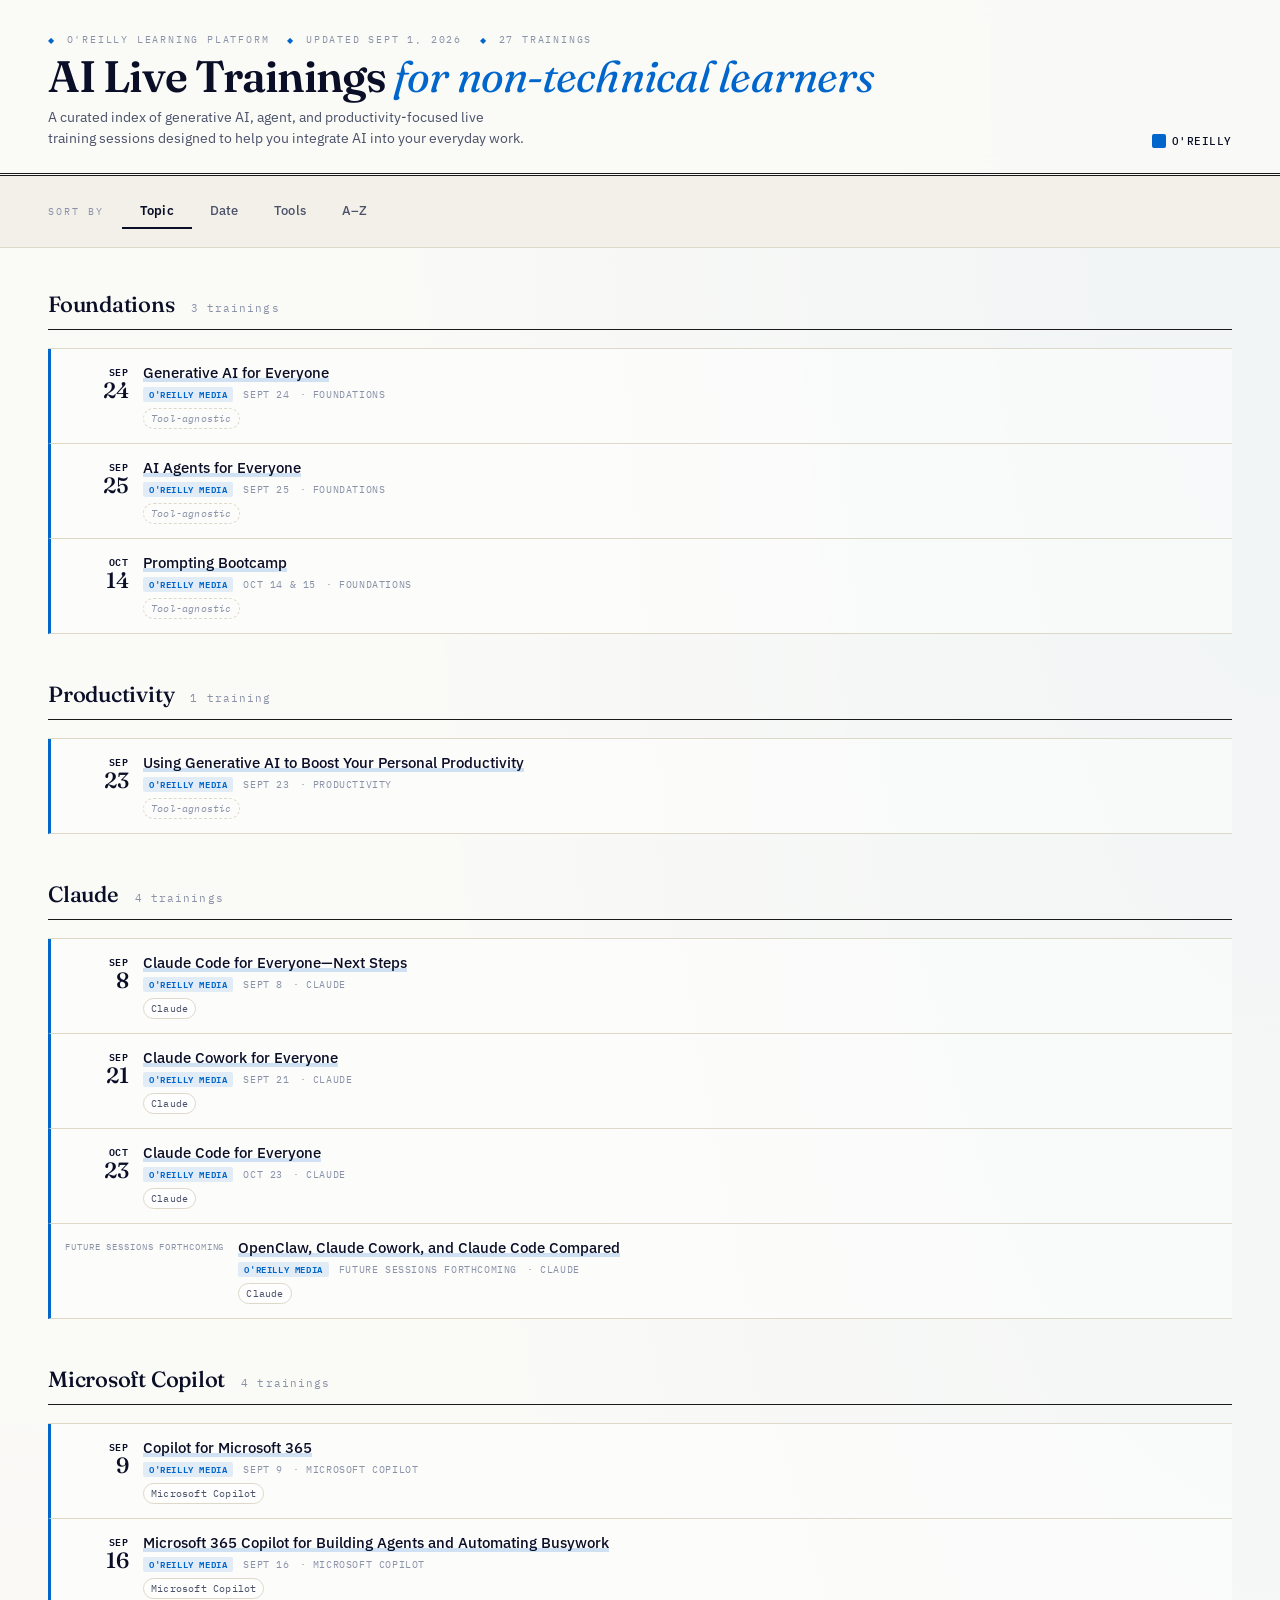
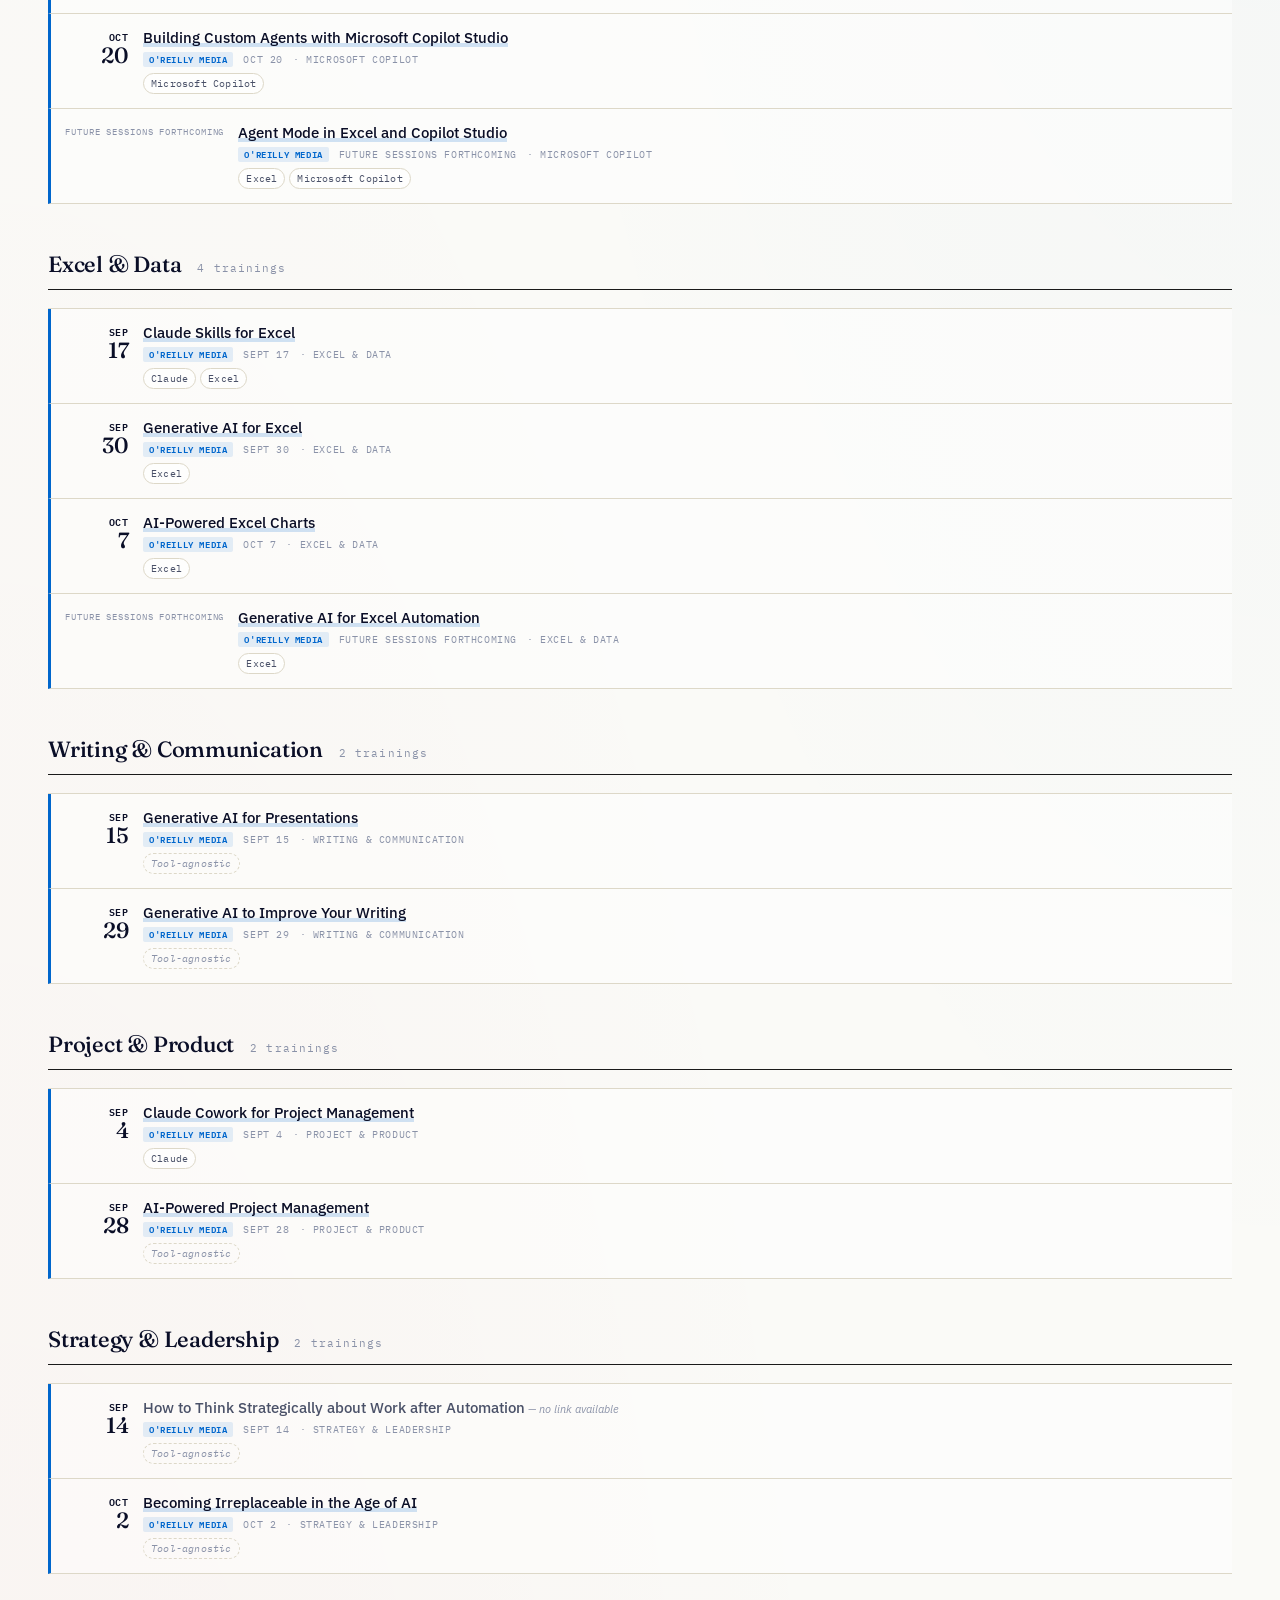
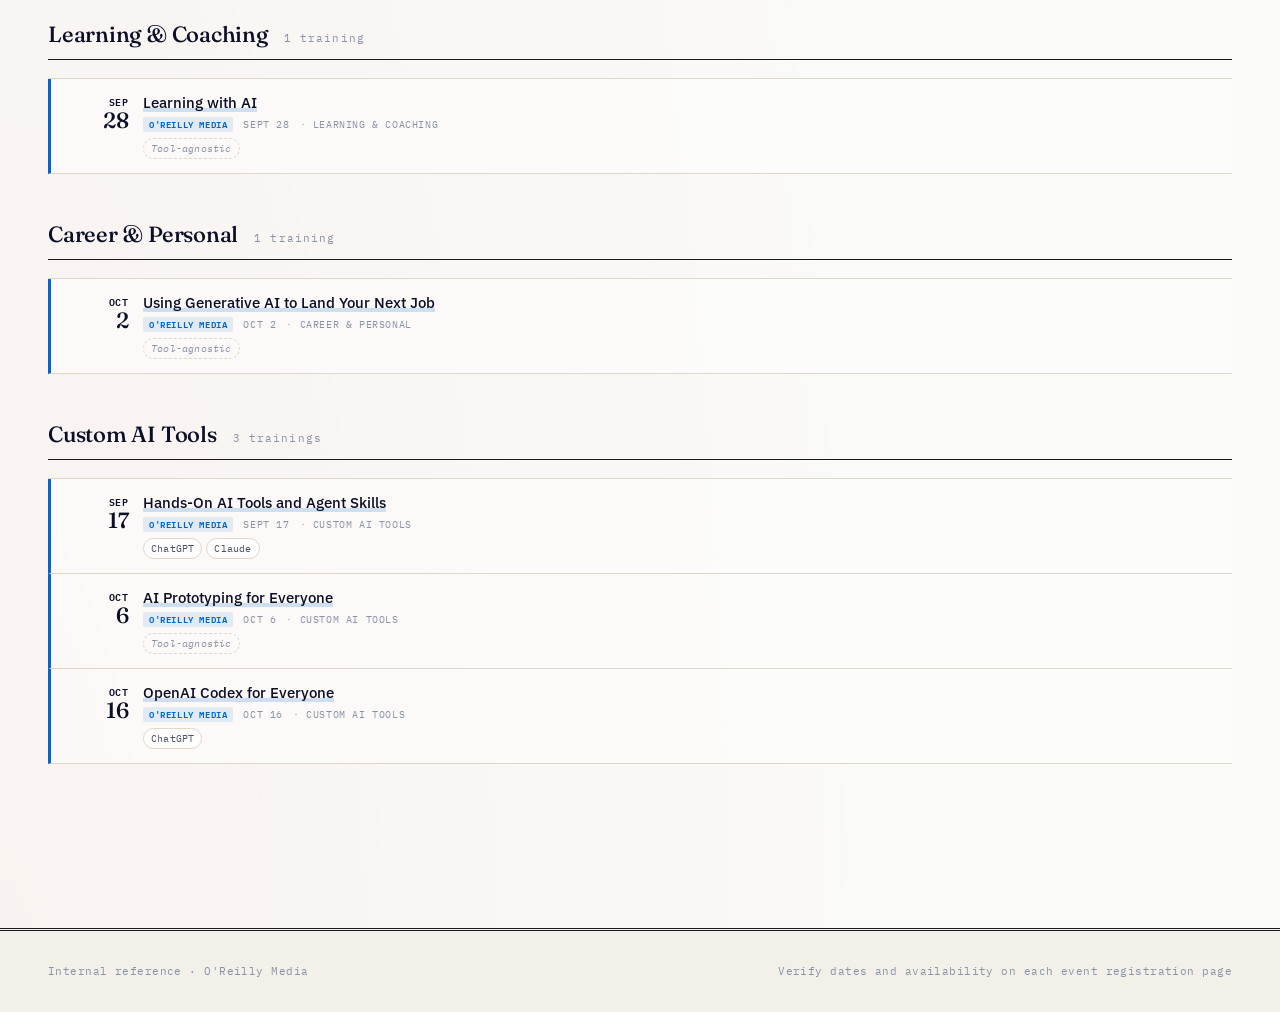
<file: index.html>
<!DOCTYPE html>
<html lang="en">
<head>
<meta charset="UTF-8">
<meta name="viewport" content="width=device-width, initial-scale=1.0">
<title>AI Live Trainings for Non-Technical Learners</title>
<link rel="preconnect" href="https://fonts.googleapis.com">
<link rel="preconnect" href="https://fonts.gstatic.com" crossorigin>
<link href="https://fonts.googleapis.com/css2?family=Fraunces:opsz,wght@9..144,400;9..144,500;9..144,600;9..144,700&family=IBM+Plex+Sans:wght@400;500;600;700&family=IBM+Plex+Mono:wght@400;500&display=swap" rel="stylesheet">
<style>
  :root {
    --oreilly: #D6001C;        /* O'Reilly red — used as the secondary accent */
    --pearson: #E91D24;        /* Pearson red */
    --oreilly-blue: #0066CC;   /* O'Reilly blue per request */
    --ink: #0A0E27;
    --ink-soft: #4A5168;
    --ink-faint: #8A92A8;
    --paper: #FAFAF7;
    --paper-soft: #F2F0E8;
    --rule: #1A1A1A;
    --rule-soft: #DDD8C8;
    --highlight: #FEF3C7;
  }

  * { box-sizing: border-box; margin: 0; padding: 0; }

  html { scroll-behavior: smooth; }

  body {
    font-family: 'IBM Plex Sans', -apple-system, sans-serif;
    background: var(--paper);
    color: var(--ink);
    line-height: 1.5;
    font-size: 15px;
    min-height: 100vh;
    background-image:
      radial-gradient(ellipse at top right, rgba(0,102,204,0.04), transparent 50%),
      radial-gradient(ellipse at bottom left, rgba(214,0,28,0.03), transparent 50%);
  }

  /* ===== Masthead ===== */
  .masthead {
    border-bottom: 3px double var(--rule);
    padding: 32px 48px 24px;
    display: grid;
    grid-template-columns: 1fr auto;
    gap: 24px;
    align-items: end;
    background: var(--paper);
    position: sticky;
    top: 0;
    z-index: 10;
    backdrop-filter: blur(8px);
    background: rgba(250, 250, 247, 0.92);
  }

  .masthead-meta {
    font-family: 'IBM Plex Mono', monospace;
    font-size: 10px;
    letter-spacing: 0.18em;
    text-transform: uppercase;
    color: var(--ink-faint);
    margin-bottom: 6px;
    display: flex;
    gap: 18px;
    flex-wrap: wrap;
  }
  .masthead-meta span::before {
    content: "◆ ";
    color: var(--oreilly-blue);
    font-size: 8px;
    margin-right: 4px;
  }

  .masthead-title {
    font-family: 'Fraunces', Georgia, serif;
    font-weight: 600;
    font-size: clamp(28px, 4.2vw, 44px);
    line-height: 1.05;
    letter-spacing: -0.02em;
    color: var(--ink);
  }
  .masthead-title em {
    font-style: italic;
    font-weight: 400;
    color: var(--oreilly-blue);
  }

  .masthead-subtitle {
    margin-top: 8px;
    font-size: 14px;
    color: var(--ink-soft);
    max-width: 60ch;
  }

  .legend {
    display: flex;
    gap: 16px;
    font-family: 'IBM Plex Mono', monospace;
    font-size: 11px;
    letter-spacing: 0.05em;
  }
  .legend-item {
    display: flex;
    align-items: center;
    gap: 6px;
    text-transform: uppercase;
    font-weight: 500;
  }
  .legend-swatch {
    width: 14px;
    height: 14px;
    border-radius: 2px;
    flex-shrink: 0;
  }
  .legend-swatch.oreilly { background: var(--oreilly-blue); }
  .legend-swatch.pearson { background: var(--pearson); }

  /* ===== View tabs ===== */
  .view-controls {
    padding: 18px 48px;
    border-bottom: 1px solid var(--rule-soft);
    display: flex;
    gap: 0;
    align-items: center;
    background: var(--paper-soft);
  }
  .view-controls-label {
    font-family: 'IBM Plex Mono', monospace;
    font-size: 10px;
    letter-spacing: 0.2em;
    text-transform: uppercase;
    color: var(--ink-faint);
    margin-right: 18px;
  }
  .view-tab {
    background: transparent;
    border: none;
    padding: 8px 18px;
    font-family: 'IBM Plex Sans', sans-serif;
    font-size: 13px;
    font-weight: 500;
    color: var(--ink-soft);
    cursor: pointer;
    border-bottom: 2px solid transparent;
    transition: all 0.18s ease;
    letter-spacing: 0.01em;
  }
  .view-tab:hover {
    color: var(--ink);
  }
  .view-tab.active {
    color: var(--ink);
    border-bottom-color: var(--ink);
    font-weight: 600;
  }

  /* ===== Main content ===== */
  main {
    padding: 40px 48px 80px;
    max-width: 1280px;
  }

  .view {
    display: none;
  }
  .view.active {
    display: block;
    animation: fadeIn 0.3s ease;
  }
  @keyframes fadeIn {
    from { opacity: 0; transform: translateY(4px); }
    to { opacity: 1; transform: translateY(0); }
  }

  /* ===== Section headers ===== */
  .section {
    margin-bottom: 44px;
  }
  .section-header {
    display: flex;
    align-items: baseline;
    gap: 16px;
    padding-bottom: 8px;
    margin-bottom: 18px;
    border-bottom: 1px solid var(--rule);
  }
  .section-header h2 {
    font-family: 'Fraunces', Georgia, serif;
    font-weight: 500;
    font-size: 22px;
    letter-spacing: -0.01em;
    color: var(--ink);
  }
  .section-header .count {
    font-family: 'IBM Plex Mono', monospace;
    font-size: 11px;
    color: var(--ink-faint);
    letter-spacing: 0.1em;
  }

  /* ===== Training items ===== */
  ul.trainings {
    list-style: none;
    display: grid;
    grid-template-columns: repeat(auto-fill, minmax(360px, 1fr));
    gap: 0;
    border-top: 1px solid var(--rule-soft);
  }
  .topic-list ul.trainings {
    grid-template-columns: 1fr;
    border-top: 1px solid var(--rule-soft);
  }

  li.training {
    padding: 14px 18px 14px 14px;
    border-bottom: 1px solid var(--rule-soft);
    border-left: 3px solid transparent;
    display: flex;
    align-items: flex-start;
    gap: 14px;
    transition: background 0.15s ease, border-left-color 0.15s ease;
    background: rgba(255,255,255,0.4);
  }
  li.training:hover {
    background: rgba(255,255,255,0.85);
  }
  li.training.oreilly { border-left-color: var(--oreilly-blue); }
  li.training.pearson { border-left-color: var(--pearson); }

  li.training.oreilly:hover { background: rgba(0,102,204,0.04); }
  li.training.pearson:hover { background: rgba(233,29,36,0.04); }

  .date-block {
    font-family: 'IBM Plex Mono', monospace;
    font-size: 11px;
    line-height: 1.2;
    color: var(--ink-soft);
    flex-shrink: 0;
    min-width: 64px;
    padding-top: 2px;
    text-align: right;
  }
  .date-block .month {
    display: block;
    text-transform: uppercase;
    font-weight: 600;
    letter-spacing: 0.08em;
    color: var(--ink);
    font-size: 10px;
  }
  .date-block .day {
    display: block;
    font-family: 'Fraunces', serif;
    font-size: 22px;
    line-height: 1;
    margin-top: 2px;
    color: var(--ink);
    font-weight: 500;
  }
  .date-block.unscheduled {
    color: var(--ink-faint);
  }
  .date-block.unscheduled .month,
  .date-block.unscheduled .day {
    color: var(--ink-faint);
    font-weight: 400;
  }
  .date-block.unscheduled .label {
    font-size: 9px;
    text-transform: uppercase;
    letter-spacing: 0.1em;
    line-height: 1.3;
  }

  .training-body {
    flex: 1;
    min-width: 0;
  }
  .training-title {
    font-size: 15px;
    font-weight: 500;
    line-height: 1.3;
    margin-bottom: 4px;
  }
  .training-title a {
    color: var(--ink);
    text-decoration: none;
    background-image: linear-gradient(transparent 80%, rgba(0,102,204,0.18) 80%);
    transition: background 0.2s ease, color 0.2s ease;
  }
  li.pearson .training-title a {
    background-image: linear-gradient(transparent 80%, rgba(233,29,36,0.16) 80%);
  }
  .training-title a:hover {
    color: var(--oreilly-blue);
    background-image: linear-gradient(transparent 0%, rgba(0,102,204,0.12) 100%);
  }
  li.pearson .training-title a:hover {
    color: var(--pearson);
    background-image: linear-gradient(transparent 0%, rgba(233,29,36,0.10) 100%);
  }
  .training-title.no-link {
    color: var(--ink-soft);
  }
  .training-title.no-link::after {
    content: " — no link available";
    font-size: 11px;
    font-style: italic;
    color: var(--ink-faint);
    font-weight: 400;
  }

  .training-meta {
    display: flex;
    gap: 10px;
    align-items: center;
    font-family: 'IBM Plex Mono', monospace;
    font-size: 10px;
    text-transform: uppercase;
    letter-spacing: 0.06em;
    color: var(--ink-faint);
  }
  .pub-tag {
    font-weight: 600;
    padding: 1px 6px;
    border-radius: 2px;
    font-size: 9px;
  }
  .pub-tag.oreilly {
    color: var(--oreilly-blue);
    background: rgba(0,102,204,0.1);
  }
  .pub-tag.pearson {
    color: var(--pearson);
    background: rgba(233,29,36,0.1);
  }

  .training-tools {
    margin-top: 6px;
    display: flex;
    flex-wrap: wrap;
    gap: 4px;
  }
  .tool-chip {
    font-family: 'IBM Plex Mono', monospace;
    font-size: 10px;
    padding: 2px 7px;
    border: 1px solid var(--rule-soft);
    background: rgba(255,255,255,0.7);
    color: var(--ink-soft);
    border-radius: 999px;
    letter-spacing: 0.02em;
    white-space: nowrap;
  }
  li.training:hover .tool-chip {
    border-color: var(--ink-faint);
    color: var(--ink);
  }
  .tool-chip.tool-agnostic {
    background: transparent;
    color: var(--ink-faint);
    border-style: dashed;
    font-style: italic;
  }

  .view-note {
    font-size: 13px;
    color: var(--ink-soft);
    font-style: italic;
    margin-bottom: 24px;
    padding: 10px 14px;
    background: rgba(0,102,204,0.04);
    border-left: 3px solid var(--oreilly-blue);
    max-width: 80ch;
  }

  /* ===== Date view: month grouping ===== */
  .month-group {
    margin-bottom: 36px;
  }
  .month-header {
    font-family: 'Fraunces', serif;
    font-weight: 500;
    font-size: 14px;
    letter-spacing: 0.18em;
    text-transform: uppercase;
    color: var(--ink-faint);
    padding-bottom: 6px;
    border-bottom: 1px solid var(--rule-soft);
    margin-bottom: 12px;
  }
  .month-header .year {
    color: var(--ink-faint);
    font-weight: 400;
  }

  /* ===== Footer ===== */
  footer {
    padding: 32px 48px;
    border-top: 3px double var(--rule);
    margin-top: 40px;
    font-family: 'IBM Plex Mono', monospace;
    font-size: 11px;
    color: var(--ink-faint);
    letter-spacing: 0.04em;
    background: var(--paper-soft);
  }
  footer .row {
    display: flex;
    justify-content: space-between;
    flex-wrap: wrap;
    gap: 16px;
  }

  /* ===== Responsive ===== */
  @media (max-width: 720px) {
    .masthead { padding: 20px 20px 16px; grid-template-columns: 1fr; }
    .legend { font-size: 10px; }
    .view-controls { padding: 12px 20px; flex-wrap: wrap; gap: 4px 0; }
    .view-tab { padding: 6px 12px; font-size: 12px; }
    main { padding: 24px 20px 60px; }
    ul.trainings { grid-template-columns: 1fr; }
    .date-block { min-width: 54px; }
    footer { padding: 24px 20px; }
  }

  /* Print-friendly */
  @media print {
    .view-controls, .masthead-meta, .legend { display: none; }
    .view { display: block !important; page-break-after: always; }
    body { background: white; }
  }
</style>
</head>
<body>

<header class="masthead">
  <div>
    <div class="masthead-meta">
      <span>O'Reilly Learning Platform</span>
      <span>Updated Sept 1, 2026</span>
      <span>27 Trainings</span>
    </div>
    <h1 class="masthead-title">AI Live Trainings <em>for non-technical learners</em></h1>
    <p class="masthead-subtitle">A curated index of generative AI, agent, and productivity-focused live training sessions designed to help you integrate AI into your everyday work.</p>
  </div>
  <div class="legend">
    <span class="legend-item"><span class="legend-swatch oreilly"></span>O'Reilly</span>
  </div>
</header>

<nav class="view-controls">
  <span class="view-controls-label">Sort by</span>
  <button class="view-tab active" data-view="topic">Topic</button>
  <button class="view-tab" data-view="date">Date</button>
  <button class="view-tab" data-view="tools">Tools</button>  <button class="view-tab" data-view="all">A–Z</button>
</nav>

<main id="main-content">
  <!-- Views injected by JavaScript -->
</main>

<footer>
  <div class="row">
    <span>Internal reference · O'Reilly Media</span>
    <span>Verify dates and availability on each event registration page</span>
  </div>
</footer>

<script>
// ============================================================
// DATA
// ============================================================
// Each training: title, url (or null), date (ISO if known, or null), dateLabel (display string), publisher, topic, tools (array — empty = tool-agnostic)
// Tools tagging is conservative: only tools explicitly named in the title are tagged.
const trainings = [
  // O'Reilly
  { title: "Generative AI for Everyone", url: "https://learning.oreilly.com/live-events/-/0636920097025/", date: "2026-09-24", dateLabel: "Sept 24", publisher: "oreilly", topic: "Foundations", tools: [] },
  { title: "AI Agents for Everyone", url: "https://learning.oreilly.com/live-events/ai-agents-for-everyone/0642572192174/", date: "2026-09-25", dateLabel: "Sept 25", publisher: "oreilly", topic: "Foundations", tools: [] },
  { title: "Prompting Bootcamp", url: "https://learning.oreilly.com/live-events/prompting-bootcamp/0636920097098/", date: "2026-10-14", dateLabel: "Oct 14 & 15", publisher: "oreilly", topic: "Foundations", tools: [] },
  { title: "Using Generative AI to Boost Your Personal Productivity", url: "https://learning.oreilly.com/live-events/-/0636920099736/", date: "2026-09-23", dateLabel: "Sept 23", publisher: "oreilly", topic: "Productivity", tools: [] },
  { title: "Hands-On AI Tools and Agent Skills", url: "https://learning.oreilly.com/live-events/hands-on-no-code-ai-tools-customize-your-own-openai-gpts-claude-artifacts-and-more/0790145087048/", date: "2026-09-17", dateLabel: "Sept 17", publisher: "oreilly", topic: "Custom AI Tools", tools: ["ChatGPT", "Claude"] },
  { title: "Learning with AI", url: "https://learning.oreilly.com/live-events/-/0642572169145/", date: "2026-09-28", dateLabel: "Sept 28", publisher: "oreilly", topic: "Learning & Coaching", tools: [] },
  { title: "How to Think Strategically about Work after Automation", url: null, date: "2026-09-14", dateLabel: "Sept 14", publisher: "oreilly", topic: "Strategy & Leadership", tools: [] },
  { title: "Becoming Irreplaceable in the Age of AI", url: "https://learning.oreilly.com/live-events/becoming-irreplaceable-in-the-age-of-ai/0642572317164/", date: "2026-10-02", dateLabel: "Oct 2", publisher: "oreilly", topic: "Strategy & Leadership", tools: [] },
  { title: "Generative AI to Improve Your Writing", url: "https://learning.oreilly.com/live-events/-/0636920097362/", date: "2026-09-29", dateLabel: "Sept 29", publisher: "oreilly", topic: "Writing & Communication", tools: [] },
  { title: "AI-Powered Project Management", url: "https://learning.oreilly.com/live-events/-/0790145085649/", date: "2026-09-28", dateLabel: "Sept 28", publisher: "oreilly", topic: "Project & Product", tools: [] },
  { title: "Claude Cowork for Project Management", url: "https://learning.oreilly.com/live-events/claude-cowork-for-project-management/0642572365899/", date: "2026-09-04", dateLabel: "Sept 4", publisher: "oreilly", topic: "Project & Product", tools: ["Claude"] },
  { title: "Generative AI for Excel", url: "https://learning.oreilly.com/live-events/generative-ai-for-excel/0642572001381/", date: "2026-09-30", dateLabel: "Sept 30", publisher: "oreilly", topic: "Excel & Data", tools: ["Excel"] },
  { title: "Claude Skills for Excel", url: "https://www.oreilly.com/live-events/claude-skills-for-excel/0642572411565/0642572411558/", date: "2026-09-17", dateLabel: "Sept 17", publisher: "oreilly", topic: "Excel & Data", tools: ["Claude", "Excel"] },
  { title: "AI-Powered Excel Charts", url: "https://learning.oreilly.com/live-events/-/0642572388645/", date: "2026-10-07", dateLabel: "Oct 7", publisher: "oreilly", topic: "Excel & Data", tools: ["Excel"] },
  { title: "Generative AI for Excel Automation", url: "https://learning.oreilly.com/live-events/generative-ai-for-excel-automation/0642572311629/", date: null, dateLabel: "Future sessions forthcoming", publisher: "oreilly", topic: "Excel & Data", tools: ["Excel"] },
  { title: "Agent Mode in Excel and Copilot Studio", url: "https://learning.oreilly.com/live-events/-/0642572284480/", date: null, dateLabel: "Future sessions forthcoming", publisher: "oreilly", topic: "Microsoft Copilot", tools: ["Excel", "Microsoft Copilot"] },
  { title: "Copilot for Microsoft 365", url: "https://learning.oreilly.com/live-events/-/0642572007490/", date: "2026-09-09", dateLabel: "Sept 9", publisher: "oreilly", topic: "Microsoft Copilot", tools: ["Microsoft Copilot"] },
  { title: "Microsoft 365 Copilot for Building Agents and Automating Busywork", url: "https://learning.oreilly.com/live-events/microsoft-365-copilot-for-building-agents-and-automating-busywork/0642572199586/", date: "2026-09-16", dateLabel: "Sept 16", publisher: "oreilly", topic: "Microsoft Copilot", tools: ["Microsoft Copilot"] },
  { title: "Building Custom Agents with Microsoft Copilot Studio", url: "https://learning.oreilly.com/live-events/-/0642572310417/", date: "2026-10-20", dateLabel: "Oct 20", publisher: "oreilly", topic: "Microsoft Copilot", tools: ["Microsoft Copilot"] },
  { title: "Claude Code for Everyone", url: "https://learning.oreilly.com/live-events/-/0642572274368/", date: "2026-10-23", dateLabel: "Oct 23", publisher: "oreilly", topic: "Claude", tools: ["Claude"] },
  { title: "Claude Code for Everyone—Next Steps", url: "https://learning.oreilly.com/live-events/-/0642572408633/", date: "2026-09-08", dateLabel: "Sept 8", publisher: "oreilly", topic: "Claude", tools: ["Claude"] },
  { title: "OpenAI Codex for Everyone", url: "https://learning.oreilly.com/live-events/openai-codex-for-everyone/0642572444211/", date: "2026-10-16", dateLabel: "Oct 16", publisher: "oreilly", topic: "Custom AI Tools", tools: ["ChatGPT"] },
  { title: "Claude Cowork for Everyone", url: "https://learning.oreilly.com/live-events/-/0642572349431/", date: "2026-09-21", dateLabel: "Sept 21", publisher: "oreilly", topic: "Claude", tools: ["Claude"] },
  { title: "OpenClaw, Claude Cowork, and Claude Code Compared", url: "https://learning.oreilly.com/live-events/openclaw-claude-cowork-and-claude-code-compared/0642572365134/", date: null, dateLabel: "Future sessions forthcoming", publisher: "oreilly", topic: "Claude", tools: ["Claude"] },
  { title: "Generative AI for Presentations", url: "https://learning.oreilly.com/live-events/-/0642572010259/", date: "2026-09-15", dateLabel: "Sept 15", publisher: "oreilly", topic: "Writing & Communication", tools: [] },
  { title: "AI Prototyping for Everyone", url: "https://learning.oreilly.com/live-events/-/0642572226565/", date: "2026-10-06", dateLabel: "Oct 6", publisher: "oreilly", topic: "Custom AI Tools", tools: [] },
  { title: "Using Generative AI to Land Your Next Job", url: "https://learning.oreilly.com/live-events/-/0790145067802/", date: "2026-10-02", dateLabel: "Oct 2", publisher: "oreilly", topic: "Career & Personal", tools: [] },
];

// Tool display order — most catalog presence first, then alpha
const TOOL_ORDER = [
  "Microsoft Copilot",
  "Claude",
  "ChatGPT",
  "Excel",
  "Zapier",
  "Perplexity",
  "n8n",
];

// Topic display order (curated, not alphabetical, to put "broad foundations" first)
const TOPIC_ORDER = [
  "Foundations",
  "Productivity",
  "AI Agents",
  "Claude",
  "Microsoft Copilot",
  "Excel & Data",
  "Writing & Communication",
  "Project & Product",
  "Strategy & Leadership",
  "Learning & Coaching",
  "Career & Personal",
  "Automation",
  "Custom AI Tools",
];

const PUBLISHER_LABELS = {
  oreilly: "O'Reilly Media",
  pearson: "Pearson",
};

// ============================================================
// HELPERS
// ============================================================
const MONTHS_SHORT = ["Jan","Feb","Mar","Apr","May","Jun","Jul","Aug","Sep","Oct","Nov","Dec"];
const MONTHS_FULL = ["January","February","March","April","May","June","July","August","September","October","November","December"];

function dateBlock(t) {
  if (!t.date) {
    return `<div class="date-block unscheduled">
      <span class="label">${t.dateLabel}</span>
    </div>`;
  }
  const d = new Date(t.date + "T00:00:00");
  return `<div class="date-block">
    <span class="month">${MONTHS_SHORT[d.getMonth()]}</span>
    <span class="day">${d.getDate()}</span>
  </div>`;
}

function trainingItem(t) {
  const titleHtml = t.url
    ? `<a href="${t.url}" target="_blank" rel="noopener">${t.title}</a>`
    : `<span class="no-link-text">${t.title}</span>`;
  const titleClass = t.url ? "training-title" : "training-title no-link";
  const toolChips = t.tools.length
    ? t.tools.map(tool => `<span class="tool-chip">${tool}</span>`).join("")
    : `<span class="tool-chip tool-agnostic">Tool-agnostic</span>`;
  return `
    <li class="training ${t.publisher}">
      ${dateBlock(t)}
      <div class="training-body">
        <div class="${titleClass}">${titleHtml}</div>
        <div class="training-meta">
          <span class="pub-tag ${t.publisher}">${PUBLISHER_LABELS[t.publisher]}</span>
          <span>${t.dateLabel}</span>
          <span>· ${t.topic}</span>
        </div>
        <div class="training-tools">${toolChips}</div>
      </div>
    </li>`;
}

function sectionBlock(title, items, count) {
  return `
    <section class="section">
      <div class="section-header">
        <h2>${title}</h2>
        <span class="count">${count} ${count === 1 ? "training" : "trainings"}</span>
      </div>
      <ul class="trainings">
        ${items.map(trainingItem).join("")}
      </ul>
    </section>`;
}

// ============================================================
// VIEWS
// ============================================================
function viewByTopic() {
  const grouped = {};
  trainings.forEach(t => {
    grouped[t.topic] = grouped[t.topic] || [];
    grouped[t.topic].push(t);
  });
  // Sort each topic's items by date (scheduled first, then unscheduled), then alpha
  Object.values(grouped).forEach(list => {
    list.sort((a, b) => {
      if (a.date && !b.date) return -1;
      if (!a.date && b.date) return 1;
      if (a.date && b.date) return a.date.localeCompare(b.date);
      return a.title.localeCompare(b.title);
    });
  });
  const orderedTopics = TOPIC_ORDER.filter(t => grouped[t]);
  return `<div class="topic-list">${orderedTopics.map(topic =>
    sectionBlock(topic, grouped[topic], grouped[topic].length)
  ).join("")}</div>`;
}

function viewByDate() {
  // Group by month-year for scheduled, separate group for unscheduled
  const scheduled = trainings.filter(t => t.date).sort((a, b) => a.date.localeCompare(b.date));
  const unscheduled = trainings.filter(t => !t.date).sort((a, b) => a.title.localeCompare(b.title));

  const months = {};
  scheduled.forEach(t => {
    const d = new Date(t.date + "T00:00:00");
    const key = `${d.getFullYear()}-${String(d.getMonth()).padStart(2,"0")}`;
    const label = `${MONTHS_FULL[d.getMonth()]} <span class="year">${d.getFullYear()}</span>`;
    months[key] = months[key] || { label, items: [] };
    months[key].items.push(t);
  });

  let html = "";
  Object.keys(months).sort().forEach(k => {
    html += `
      <div class="month-group">
        <div class="month-header">${months[k].label}</div>
        <ul class="trainings">${months[k].items.map(trainingItem).join("")}</ul>
      </div>`;
  });
  if (unscheduled.length) {
    html += sectionBlock("Future sessions forthcoming", unscheduled, unscheduled.length);
  }
  return html;
}

function viewByTools() {
  // Build inverted index: tool -> [trainings]
  const grouped = {};
  TOOL_ORDER.forEach(tool => grouped[tool] = []);
  trainings.forEach(t => {
    if (t.tools.length === 0) return;
    t.tools.forEach(tool => {
      if (!grouped[tool]) grouped[tool] = [];
      grouped[tool].push(t);
    });
  });
  // Sort each tool's items by date
  Object.values(grouped).forEach(list => {
    list.sort((a, b) => {
      if (a.date && !b.date) return -1;
      if (!a.date && b.date) return 1;
      if (a.date && b.date) return a.date.localeCompare(b.date);
      return a.title.localeCompare(b.title);
    });
  });

  const orderedTools = TOOL_ORDER.filter(t => grouped[t] && grouped[t].length);
  let html = `<p class="view-note">Trainings appear under every tool they cover. Tool-agnostic trainings (those that teach concepts rather than a specific product) are grouped at the bottom.</p>`;
  html += orderedTools.map(tool =>
    sectionBlock(tool, grouped[tool], grouped[tool].length)
  ).join("");

  // Tool-agnostic group
  const toolAgnostic = trainings.filter(t => t.tools.length === 0)
    .sort((a, b) => {
      if (a.date && !b.date) return -1;
      if (!a.date && b.date) return 1;
      if (a.date && b.date) return a.date.localeCompare(b.date);
      return a.title.localeCompare(b.title);
    });
  if (toolAgnostic.length) {
    html += sectionBlock("Tool-agnostic / not tied to a specific product", toolAgnostic, toolAgnostic.length);
  }
  return html;
}

function viewByPublisher() {
  const oreilly = trainings.filter(t => t.publisher === "oreilly")
    .sort((a, b) => {
      if (a.date && !b.date) return -1;
      if (!a.date && b.date) return 1;
      if (a.date && b.date) return a.date.localeCompare(b.date);
      return a.title.localeCompare(b.title);
    });
  return sectionBlock("O'Reilly Media", oreilly, oreilly.length);
}

function viewAlphabetical() {
  const sorted = [...trainings].sort((a, b) => a.title.localeCompare(b.title));
  return sectionBlock("All Trainings · A–Z", sorted, sorted.length);
}

// ============================================================
// RENDERING / TAB HANDLING
// ============================================================
const main = document.getElementById("main-content");
const views = {
  topic: viewByTopic,
  date: viewByDate,
  tools: viewByTools,
  publisher: viewByPublisher,
  all: viewAlphabetical,
};

function render(viewName) {
  main.innerHTML = `<div class="view active">${views[viewName]()}</div>`;
}

document.querySelectorAll(".view-tab").forEach(tab => {
  tab.addEventListener("click", () => {
    document.querySelectorAll(".view-tab").forEach(t => t.classList.remove("active"));
    tab.classList.add("active");
    render(tab.dataset.view);
  });
});

// Initial render
render("topic");
</script>

</body>
</html>
</file>
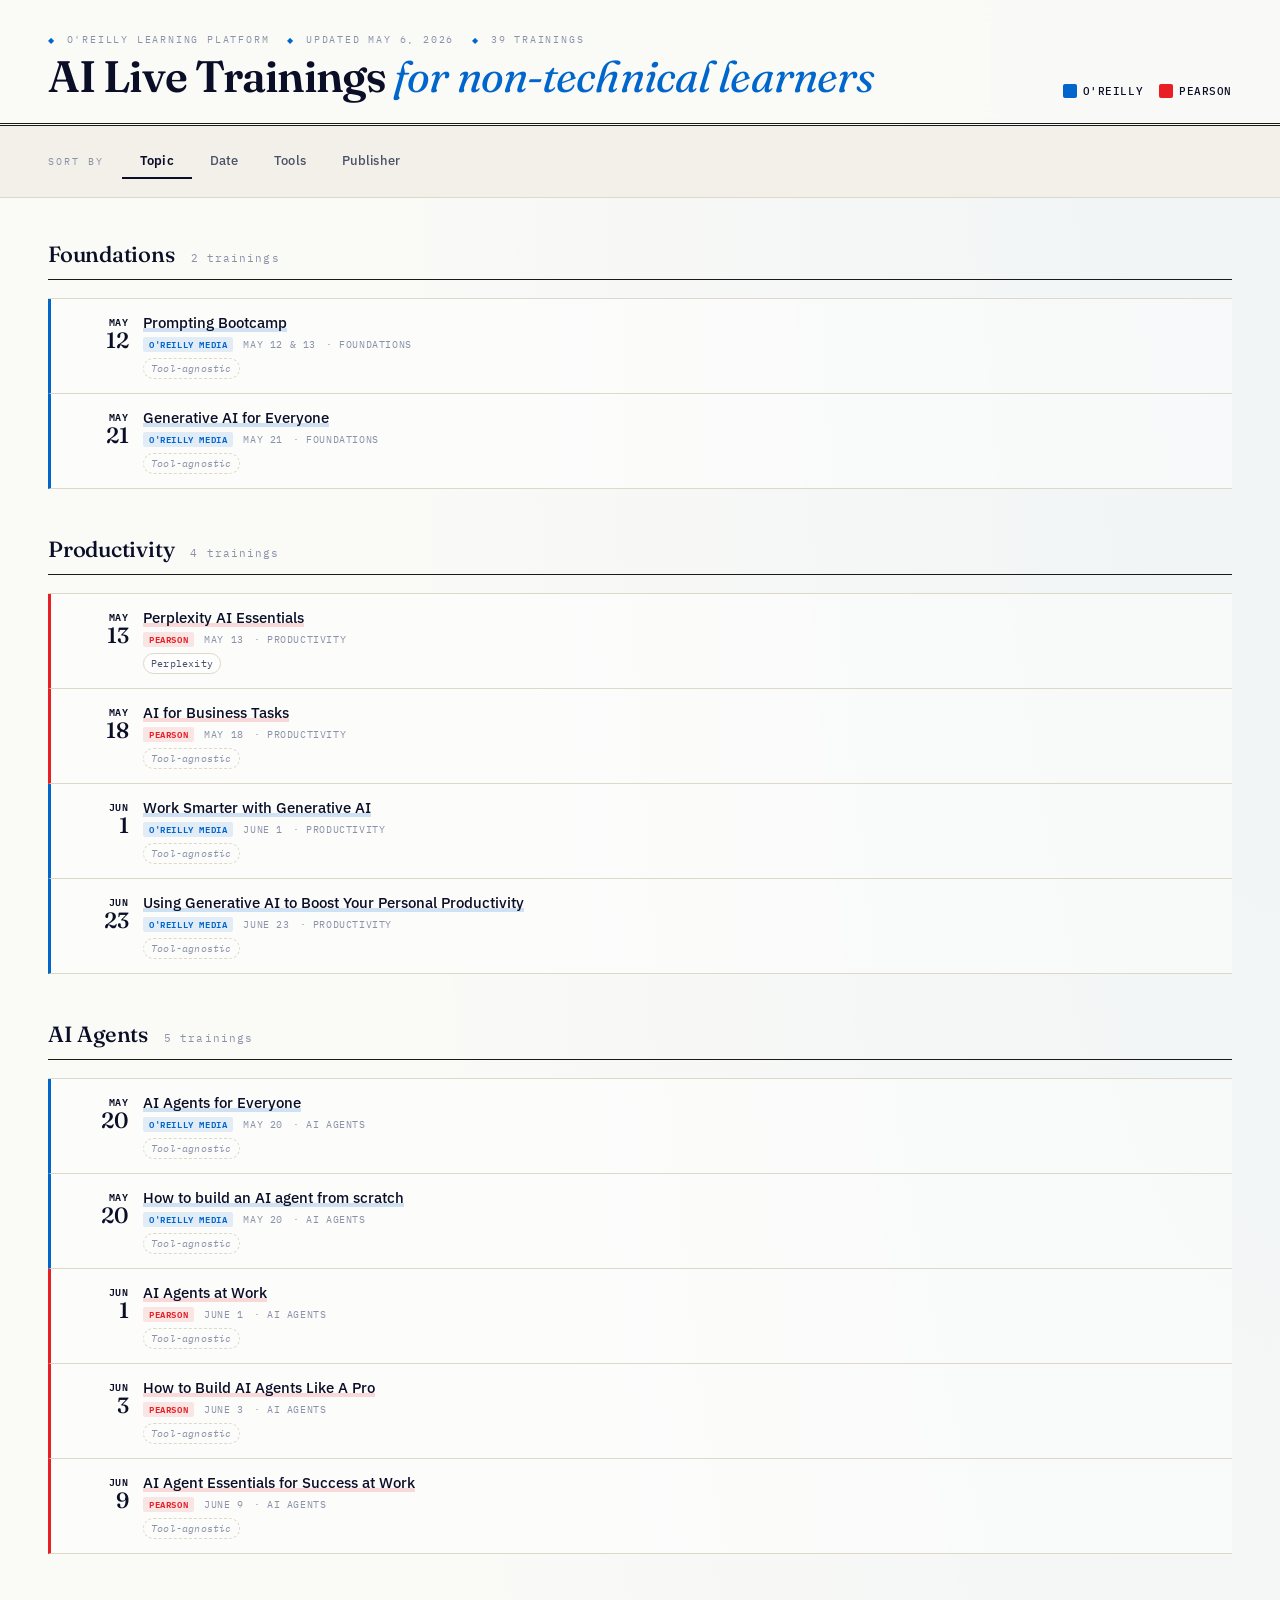
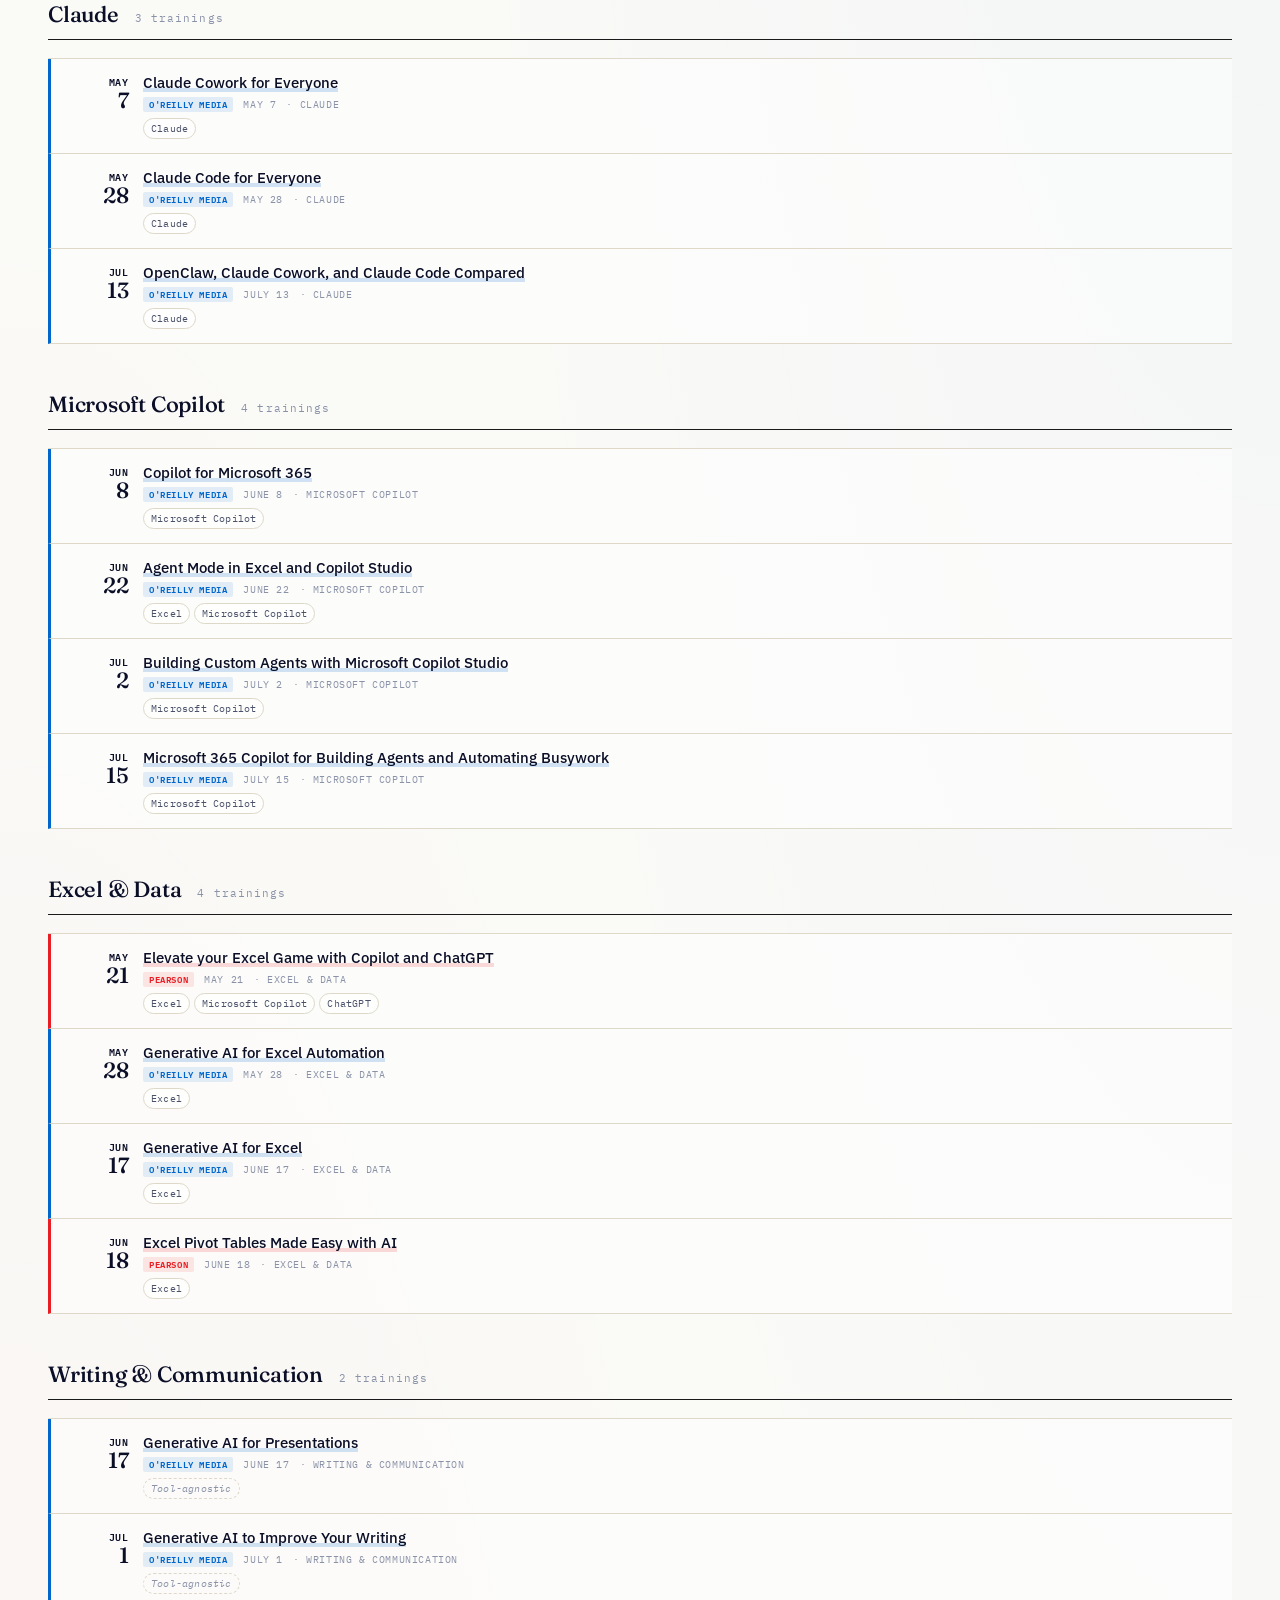
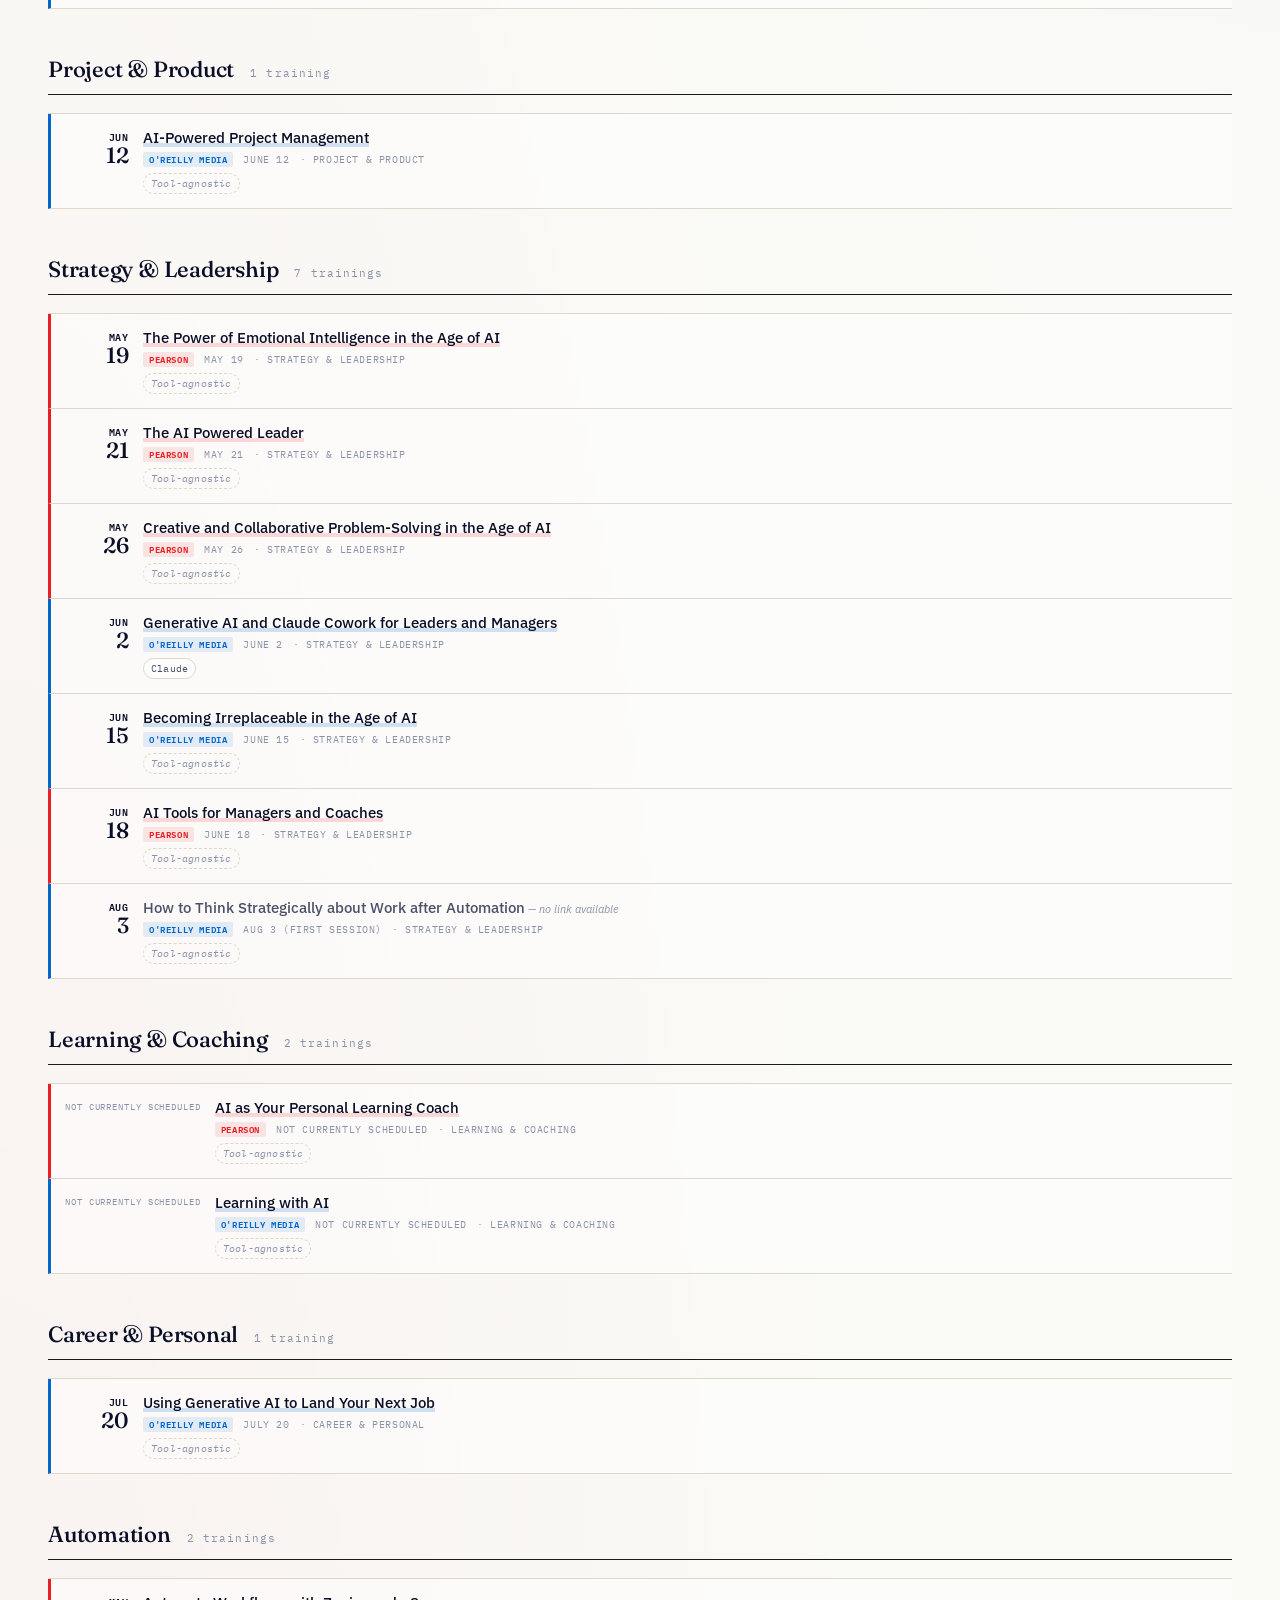
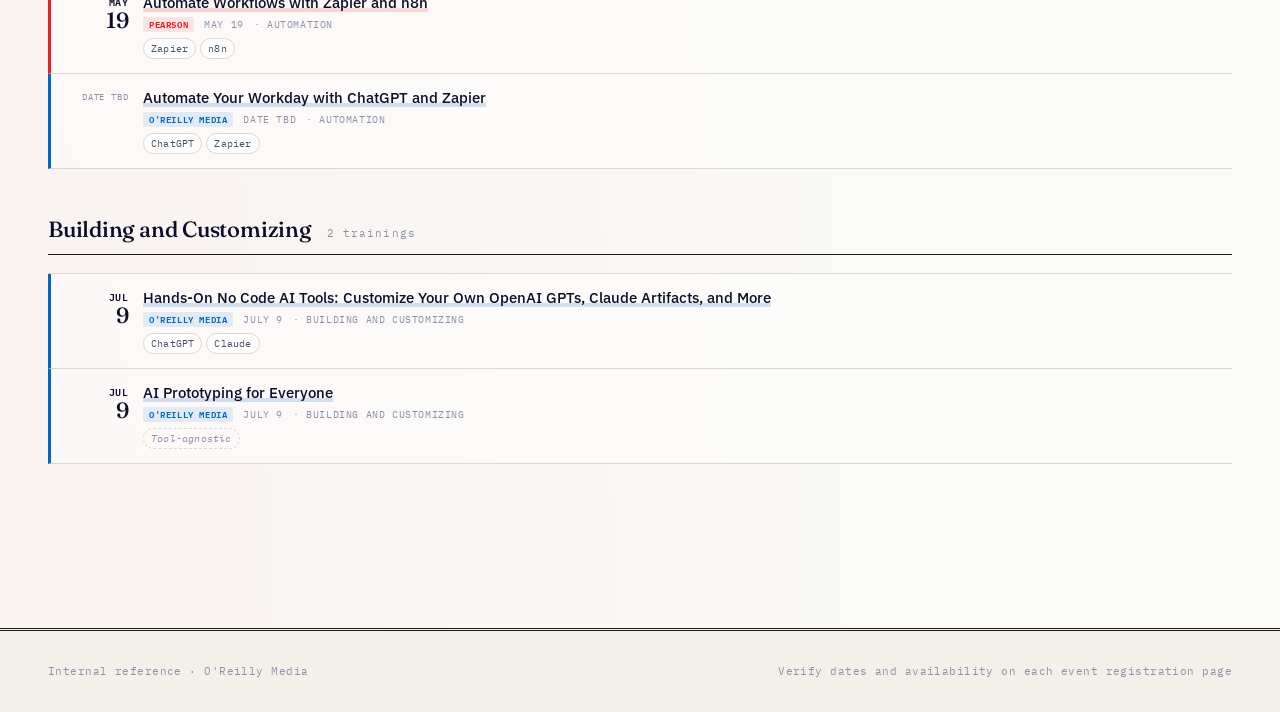
<file: Index.html>
<!DOCTYPE html>
<html lang="en">
<head>
<meta charset="UTF-8">
<meta name="viewport" content="width=device-width, initial-scale=1.0">
<title>AI Live Trainings for Non-Technical Learners</title>
<link rel="preconnect" href="https://fonts.googleapis.com">
<link rel="preconnect" href="https://fonts.gstatic.com" crossorigin>
<link href="https://fonts.googleapis.com/css2?family=Fraunces:opsz,wght@9..144,400;9..144,500;9..144,600;9..144,700&family=IBM+Plex+Sans:wght@400;500;600;700&family=IBM+Plex+Mono:wght@400;500&display=swap" rel="stylesheet">
<style>
  :root {
    --oreilly: #D6001C;        /* O'Reilly red — used as the secondary accent */
    --pearson: #E91D24;        /* Pearson red */
    --oreilly-blue: #0066CC;   /* O'Reilly blue per request */
    --ink: #0A0E27;
    --ink-soft: #4A5168;
    --ink-faint: #8A92A8;
    --paper: #FAFAF7;
    --paper-soft: #F2F0E8;
    --rule: #1A1A1A;
    --rule-soft: #DDD8C8;
    --highlight: #FEF3C7;
  }

  * { box-sizing: border-box; margin: 0; padding: 0; }

  html { scroll-behavior: smooth; }

  body {
    font-family: 'IBM Plex Sans', -apple-system, sans-serif;
    background: var(--paper);
    color: var(--ink);
    line-height: 1.5;
    font-size: 15px;
    min-height: 100vh;
    background-image:
      radial-gradient(ellipse at top right, rgba(0,102,204,0.04), transparent 50%),
      radial-gradient(ellipse at bottom left, rgba(214,0,28,0.03), transparent 50%);
  }

  /* ===== Masthead ===== */
  .masthead {
    border-bottom: 3px double var(--rule);
    padding: 32px 48px 24px;
    display: grid;
    grid-template-columns: 1fr auto;
    gap: 24px;
    align-items: end;
    background: var(--paper);
    position: sticky;
    top: 0;
    z-index: 10;
    backdrop-filter: blur(8px);
    background: rgba(250, 250, 247, 0.92);
  }

  .masthead-meta {
    font-family: 'IBM Plex Mono', monospace;
    font-size: 10px;
    letter-spacing: 0.18em;
    text-transform: uppercase;
    color: var(--ink-faint);
    margin-bottom: 6px;
    display: flex;
    gap: 18px;
    flex-wrap: wrap;
  }
  .masthead-meta span::before {
    content: "◆ ";
    color: var(--oreilly-blue);
    font-size: 8px;
    margin-right: 4px;
  }

  .masthead-title {
    font-family: 'Fraunces', Georgia, serif;
    font-weight: 600;
    font-size: clamp(28px, 4.2vw, 44px);
    line-height: 1.05;
    letter-spacing: -0.02em;
    color: var(--ink);
  }
  .masthead-title em {
    font-style: italic;
    font-weight: 400;
    color: var(--oreilly-blue);
  }

  .masthead-subtitle {
    margin-top: 8px;
    font-size: 14px;
    color: var(--ink-soft);
    max-width: 60ch;
  }

  .legend {
    display: flex;
    gap: 16px;
    font-family: 'IBM Plex Mono', monospace;
    font-size: 11px;
    letter-spacing: 0.05em;
  }
  .legend-item {
    display: flex;
    align-items: center;
    gap: 6px;
    text-transform: uppercase;
    font-weight: 500;
  }
  .legend-swatch {
    width: 14px;
    height: 14px;
    border-radius: 2px;
    flex-shrink: 0;
  }
  .legend-swatch.oreilly { background: var(--oreilly-blue); }
  .legend-swatch.pearson { background: var(--pearson); }

  /* ===== View tabs ===== */
  .view-controls {
    padding: 18px 48px;
    border-bottom: 1px solid var(--rule-soft);
    display: flex;
    gap: 0;
    align-items: center;
    background: var(--paper-soft);
  }
  .view-controls-label {
    font-family: 'IBM Plex Mono', monospace;
    font-size: 10px;
    letter-spacing: 0.2em;
    text-transform: uppercase;
    color: var(--ink-faint);
    margin-right: 18px;
  }
  .view-tab {
    background: transparent;
    border: none;
    padding: 8px 18px;
    font-family: 'IBM Plex Sans', sans-serif;
    font-size: 13px;
    font-weight: 500;
    color: var(--ink-soft);
    cursor: pointer;
    border-bottom: 2px solid transparent;
    transition: all 0.18s ease;
    letter-spacing: 0.01em;
  }
  .view-tab:hover {
    color: var(--ink);
  }
  .view-tab.active {
    color: var(--ink);
    border-bottom-color: var(--ink);
    font-weight: 600;
  }

  /* ===== Main content ===== */
  main {
    padding: 40px 48px 80px;
    max-width: 1280px;
  }

  .view {
    display: none;
  }
  .view.active {
    display: block;
    animation: fadeIn 0.3s ease;
  }
  @keyframes fadeIn {
    from { opacity: 0; transform: translateY(4px); }
    to { opacity: 1; transform: translateY(0); }
  }

  /* ===== Section headers ===== */
  .section {
    margin-bottom: 44px;
  }
  .section-header {
    display: flex;
    align-items: baseline;
    gap: 16px;
    padding-bottom: 8px;
    margin-bottom: 18px;
    border-bottom: 1px solid var(--rule);
  }
  .section-header h2 {
    font-family: 'Fraunces', Georgia, serif;
    font-weight: 500;
    font-size: 22px;
    letter-spacing: -0.01em;
    color: var(--ink);
  }
  .section-header .count {
    font-family: 'IBM Plex Mono', monospace;
    font-size: 11px;
    color: var(--ink-faint);
    letter-spacing: 0.1em;
  }

  /* ===== Training items ===== */
  ul.trainings {
    list-style: none;
    display: grid;
    grid-template-columns: repeat(auto-fill, minmax(360px, 1fr));
    gap: 0;
    border-top: 1px solid var(--rule-soft);
  }
  .topic-list ul.trainings {
    grid-template-columns: 1fr;
    border-top: 1px solid var(--rule-soft);
  }

  li.training {
    padding: 14px 18px 14px 14px;
    border-bottom: 1px solid var(--rule-soft);
    border-left: 3px solid transparent;
    display: flex;
    align-items: flex-start;
    gap: 14px;
    transition: background 0.15s ease, border-left-color 0.15s ease;
    background: rgba(255,255,255,0.4);
  }
  li.training:hover {
    background: rgba(255,255,255,0.85);
  }
  li.training.oreilly { border-left-color: var(--oreilly-blue); }
  li.training.pearson { border-left-color: var(--pearson); }

  li.training.oreilly:hover { background: rgba(0,102,204,0.04); }
  li.training.pearson:hover { background: rgba(233,29,36,0.04); }

  .date-block {
    font-family: 'IBM Plex Mono', monospace;
    font-size: 11px;
    line-height: 1.2;
    color: var(--ink-soft);
    flex-shrink: 0;
    min-width: 64px;
    padding-top: 2px;
    text-align: right;
  }
  .date-block .month {
    display: block;
    text-transform: uppercase;
    font-weight: 600;
    letter-spacing: 0.08em;
    color: var(--ink);
    font-size: 10px;
  }
  .date-block .day {
    display: block;
    font-family: 'Fraunces', serif;
    font-size: 22px;
    line-height: 1;
    margin-top: 2px;
    color: var(--ink);
    font-weight: 500;
  }
  .date-block.unscheduled {
    color: var(--ink-faint);
  }
  .date-block.unscheduled .month,
  .date-block.unscheduled .day {
    color: var(--ink-faint);
    font-weight: 400;
  }
  .date-block.unscheduled .label {
    font-size: 9px;
    text-transform: uppercase;
    letter-spacing: 0.1em;
    line-height: 1.3;
  }

  .training-body {
    flex: 1;
    min-width: 0;
  }
  .training-title {
    font-size: 15px;
    font-weight: 500;
    line-height: 1.3;
    margin-bottom: 4px;
  }
  .training-title a {
    color: var(--ink);
    text-decoration: none;
    background-image: linear-gradient(transparent 80%, rgba(0,102,204,0.18) 80%);
    transition: background 0.2s ease, color 0.2s ease;
  }
  li.pearson .training-title a {
    background-image: linear-gradient(transparent 80%, rgba(233,29,36,0.16) 80%);
  }
  .training-title a:hover {
    color: var(--oreilly-blue);
    background-image: linear-gradient(transparent 0%, rgba(0,102,204,0.12) 100%);
  }
  li.pearson .training-title a:hover {
    color: var(--pearson);
    background-image: linear-gradient(transparent 0%, rgba(233,29,36,0.10) 100%);
  }
  .training-title.no-link {
    color: var(--ink-soft);
  }
  .training-title.no-link::after {
    content: " — no link available";
    font-size: 11px;
    font-style: italic;
    color: var(--ink-faint);
    font-weight: 400;
  }

  .training-meta {
    display: flex;
    gap: 10px;
    align-items: center;
    font-family: 'IBM Plex Mono', monospace;
    font-size: 10px;
    text-transform: uppercase;
    letter-spacing: 0.06em;
    color: var(--ink-faint);
  }
  .pub-tag {
    font-weight: 600;
    padding: 1px 6px;
    border-radius: 2px;
    font-size: 9px;
  }
  .pub-tag.oreilly {
    color: var(--oreilly-blue);
    background: rgba(0,102,204,0.1);
  }
  .pub-tag.pearson {
    color: var(--pearson);
    background: rgba(233,29,36,0.1);
  }

  .training-tools {
    margin-top: 6px;
    display: flex;
    flex-wrap: wrap;
    gap: 4px;
  }
  .tool-chip {
    font-family: 'IBM Plex Mono', monospace;
    font-size: 10px;
    padding: 2px 7px;
    border: 1px solid var(--rule-soft);
    background: rgba(255,255,255,0.7);
    color: var(--ink-soft);
    border-radius: 999px;
    letter-spacing: 0.02em;
    white-space: nowrap;
  }
  li.training:hover .tool-chip {
    border-color: var(--ink-faint);
    color: var(--ink);
  }
  .tool-chip.tool-agnostic {
    background: transparent;
    color: var(--ink-faint);
    border-style: dashed;
    font-style: italic;
  }

  .view-note {
    font-size: 13px;
    color: var(--ink-soft);
    font-style: italic;
    margin-bottom: 24px;
    padding: 10px 14px;
    background: rgba(0,102,204,0.04);
    border-left: 3px solid var(--oreilly-blue);
    max-width: 80ch;
  }

  /* ===== Date view: month grouping ===== */
  .month-group {
    margin-bottom: 36px;
  }
  .month-header {
    font-family: 'Fraunces', serif;
    font-weight: 500;
    font-size: 14px;
    letter-spacing: 0.18em;
    text-transform: uppercase;
    color: var(--ink-faint);
    padding-bottom: 6px;
    border-bottom: 1px solid var(--rule-soft);
    margin-bottom: 12px;
  }
  .month-header .year {
    color: var(--ink-faint);
    font-weight: 400;
  }

  /* ===== Footer ===== */
  footer {
    padding: 32px 48px;
    border-top: 3px double var(--rule);
    margin-top: 40px;
    font-family: 'IBM Plex Mono', monospace;
    font-size: 11px;
    color: var(--ink-faint);
    letter-spacing: 0.04em;
    background: var(--paper-soft);
  }
  footer .row {
    display: flex;
    justify-content: space-between;
    flex-wrap: wrap;
    gap: 16px;
  }

  /* ===== Responsive ===== */
  @media (max-width: 720px) {
    .masthead { padding: 20px 20px 16px; grid-template-columns: 1fr; }
    .legend { font-size: 10px; }
    .view-controls { padding: 12px 20px; flex-wrap: wrap; gap: 4px 0; }
    .view-tab { padding: 6px 12px; font-size: 12px; }
    main { padding: 24px 20px 60px; }
    ul.trainings { grid-template-columns: 1fr; }
    .date-block { min-width: 54px; }
    footer { padding: 24px 20px; }
  }

  /* Print-friendly */
  @media print {
    .view-controls, .masthead-meta, .legend { display: none; }
    .view { display: block !important; page-break-after: always; }
    body { background: white; }
  }
</style>
</head>
<body>

<header class="masthead">
  <div>
    <div class="masthead-meta">
      <span>O'Reilly Learning Platform</span>
      <span>Updated May 6, 2026</span>
      <span>39 Trainings</span>
    </div>
    <h1 class="masthead-title">AI Live Trainings <em>for non-technical learners</em></h1>

  </div>
  <div class="legend">
    <span class="legend-item"><span class="legend-swatch oreilly"></span>O'Reilly</span>
    <span class="legend-item"><span class="legend-swatch pearson"></span>Pearson</span>
  </div>
</header>

<nav class="view-controls">
  <span class="view-controls-label">Sort by</span>
  <button class="view-tab active" data-view="topic">Topic</button>
  <button class="view-tab" data-view="date">Date</button>
  <button class="view-tab" data-view="tools">Tools</button>
  <button class="view-tab" data-view="publisher">Publisher</button>

</nav>

<main id="main-content">
  <!-- Views injected by JavaScript -->
</main>

<footer>
  <div class="row">
    <span>Internal reference · O'Reilly Media</span>
    <span>Verify dates and availability on each event registration page</span>
  </div>
</footer>

<script>
// ============================================================
// DATA
// ============================================================
// Each training: title, url (or null), date (ISO if known, or null), dateLabel (display string), publisher, topic, tools (array — empty = tool-agnostic)
// Tools tagging is conservative: only tools explicitly named in the title are tagged.
const trainings = [
  // O'Reilly
  { title: "Generative AI for Everyone", url: "https://learning.oreilly.com/live-events/-/0636920097025/", date: "2026-05-21", dateLabel: "May 21", publisher: "oreilly", topic: "Foundations", tools: [] },
  { title: "AI Agents for Everyone", url: "https://learning.oreilly.com/live-events/ai-agents-for-everyone/0642572192174/", date: "2026-05-20", dateLabel: "May 20", publisher: "oreilly", topic: "AI Agents", tools: [] },
  { title: "How to build an AI agent from scratch", url: "https://learning.oreilly.com/live-events/how-to-build-an-ai-agent-from-scratch/0642572370398/", date: "2026-05-20", dateLabel: "May 20", publisher: "oreilly", topic: "AI Agents", tools: [] },
  { title: "Prompting Bootcamp", url: "https://learning.oreilly.com/live-events/prompting-bootcamp/0636920097098/", date: "2026-05-12", dateLabel: "May 12 & 13", publisher: "oreilly", topic: "Foundations", tools: [] },
  { title: "Using Generative AI to Boost Your Personal Productivity", url: "https://learning.oreilly.com/live-events/-/0636920099736/", date: "2026-06-23", dateLabel: "June 23", publisher: "oreilly", topic: "Productivity", tools: [] },
  { title: "Automate Your Workday with ChatGPT and Zapier", url: "https://learning.oreilly.com/live-events/-/0642572016285/", date: null, dateLabel: "Date TBD", publisher: "oreilly", topic: "Automation", tools: ["ChatGPT", "Zapier"] },
  { title: "Hands-On No Code AI Tools: Customize Your Own OpenAI GPTs, Claude Artifacts, and More", url: "https://learning.oreilly.com/live-events/hands-on-no-code-ai-tools-customize-your-own-openai-gpts-claude-artifacts-and-more/0790145087048/", date: "2026-07-09", dateLabel: "July 9", publisher: "oreilly", topic: "Building and Customizing", tools: ["ChatGPT", "Claude"] },
  { title: "Learning with AI", url: "https://learning.oreilly.com/live-events/-/0642572169145/", date: null, dateLabel: "Not currently scheduled", publisher: "oreilly", topic: "Learning & Coaching", tools: [] },
  { title: "AI as Your Personal Learning Coach", url: "https://learning.oreilly.com/live-events/ai-as-your-personal-learning-coach/0642572247041/", date: null, dateLabel: "Not currently scheduled", publisher: "pearson", topic: "Learning & Coaching", tools: [] },
  { title: "Work Smarter with Generative AI", url: "https://learning.oreilly.com/live-events/-/0642572007905/", date: "2026-06-01", dateLabel: "June 1", publisher: "oreilly", topic: "Productivity", tools: [] },
  { title: "How to Think Strategically about Work after Automation", url: null, date: "2026-08-03", dateLabel: "Aug 3 (first session)", publisher: "oreilly", topic: "Strategy & Leadership", tools: [] },
  { title: "Becoming Irreplaceable in the Age of AI", url: "https://learning.oreilly.com/live-events/becoming-irreplaceable-in-the-age-of-ai/0642572317164/", date: "2026-06-15", dateLabel: "June 15", publisher: "oreilly", topic: "Strategy & Leadership", tools: [] },
  { title: "Generative AI and Claude Cowork for Leaders and Managers", url: "https://learning.oreilly.com/live-events/generative-ai-and-claude-cowork-for-leaders-and-managers/0642572010775/", date: "2026-06-02", dateLabel: "June 2", publisher: "oreilly", topic: "Strategy & Leadership", tools: ["Claude"] },
  { title: "Generative AI to Improve Your Writing", url: "https://learning.oreilly.com/live-events/-/0636920097362/", date: "2026-07-01", dateLabel: "July 1", publisher: "oreilly", topic: "Writing & Communication", tools: [] },
  { title: "AI-Powered Project Management", url: "https://learning.oreilly.com/live-events/-/0790145085649/", date: "2026-06-12", dateLabel: "June 12", publisher: "oreilly", topic: "Project & Product", tools: [] },
  { title: "Generative AI for Excel", url: "https://learning.oreilly.com/live-events/generative-ai-for-excel/0642572001381/", date: "2026-06-17", dateLabel: "June 17", publisher: "oreilly", topic: "Excel & Data", tools: ["Excel"] },
  { title: "Generative AI for Excel Automation", url: "https://learning.oreilly.com/live-events/generative-ai-for-excel-automation/0642572311629/", date: "2026-05-28", dateLabel: "May 28", publisher: "oreilly", topic: "Excel & Data", tools: ["Excel"] },
  { title: "Elevate your Excel Game with Copilot and ChatGPT", url: "https://learning.oreilly.com/live-events/elevate-your-excel-game-with-copilot-and-chatgpt/0642572191399/", date: "2026-05-21", dateLabel: "May 21", publisher: "pearson", topic: "Excel & Data", tools: ["Excel", "Microsoft Copilot", "ChatGPT"] },
  { title: "Agent Mode in Excel and Copilot Studio", url: "https://learning.oreilly.com/live-events/-/0642572284480/", date: "2026-06-22", dateLabel: "June 22", publisher: "oreilly", topic: "Microsoft Copilot", tools: ["Excel", "Microsoft Copilot"] },
  { title: "Copilot for Microsoft 365", url: "https://learning.oreilly.com/live-events/-/0642572007490/", date: "2026-06-08", dateLabel: "June 8", publisher: "oreilly", topic: "Microsoft Copilot", tools: ["Microsoft Copilot"] },
  { title: "Microsoft 365 Copilot for Building Agents and Automating Busywork", url: "https://learning.oreilly.com/live-events/microsoft-365-copilot-for-building-agents-and-automating-busywork/0642572199586/", date: "2026-07-15", dateLabel: "July 15", publisher: "oreilly", topic: "Microsoft Copilot", tools: ["Microsoft Copilot"] },
  { title: "Building Custom Agents with Microsoft Copilot Studio", url: "https://learning.oreilly.com/live-events/-/0642572310417/", date: "2026-07-02", dateLabel: "July 2", publisher: "oreilly", topic: "Microsoft Copilot", tools: ["Microsoft Copilot"] },
  { title: "Claude Code for Everyone", url: "https://learning.oreilly.com/live-events/-/0642572274368/", date: "2026-05-28", dateLabel: "May 28", publisher: "oreilly", topic: "Claude", tools: ["Claude"] },
  { title: "Claude Cowork for Everyone", url: "https://learning.oreilly.com/live-events/-/0642572349431/", date: "2026-05-07", dateLabel: "May 7", publisher: "oreilly", topic: "Claude", tools: ["Claude"] },
  { title: "OpenClaw, Claude Cowork, and Claude Code Compared", url: "https://learning.oreilly.com/live-events/openclaw-claude-cowork-and-claude-code-compared/0642572365134/", date: "2026-07-13", dateLabel: "July 13", publisher: "oreilly", topic: "Claude", tools: ["Claude"] },
  { title: "Generative AI for Presentations", url: "https://learning.oreilly.com/live-events/-/0642572010259/", date: "2026-06-17", dateLabel: "June 17", publisher: "oreilly", topic: "Writing & Communication", tools: [] },
  { title: "AI Prototyping for Everyone", url: "https://learning.oreilly.com/live-events/-/0642572226565/", date: "2026-07-09", dateLabel: "July 9", publisher: "oreilly", topic: "Building and Customizing", tools: [] },
  { title: "Using Generative AI to Land Your Next Job", url: "https://learning.oreilly.com/live-events/-/0790145067802/", date: "2026-07-20", dateLabel: "July 20", publisher: "oreilly", topic: "Career & Personal", tools: [] },
  { title: "Perplexity AI Essentials", url: "https://learning.oreilly.com/live-events/perplexity-ai-essentials/0642572009862/0642572332693/", date: "2026-05-13", dateLabel: "May 13", publisher: "pearson", topic: "Productivity", tools: ["Perplexity"] },
  { title: "AI for Business Tasks", url: "https://learning.oreilly.com/live-events/ai-for-business-tasks/0642572221744/0642572339654/", date: "2026-05-18", dateLabel: "May 18", publisher: "pearson", topic: "Productivity", tools: [] },
  { title: "The Power of Emotional Intelligence in the Age of AI", url: "https://learning.oreilly.com/live-events/the-power-of-emotional-intelligence-in-the-age-of-ai/0642572210021/0642572332518/", date: "2026-05-19", dateLabel: "May 19", publisher: "pearson", topic: "Strategy & Leadership", tools: [] },
  { title: "The AI Powered Leader", url: "https://learning.oreilly.com/live-events/the-ai-powered-leader/0642572221560/0642572345389/", date: "2026-05-21", dateLabel: "May 21", publisher: "pearson", topic: "Strategy & Leadership", tools: [] },
  { title: "Automate Workflows with Zapier and n8n", url: "https://learning.oreilly.com/live-events/automate-workflows-with-zapier-and-n8n/0642572287153/0642572353490/", date: "2026-05-19", dateLabel: "May 19", publisher: "pearson", topic: "Automation", tools: ["Zapier", "n8n"] },
  { title: "Creative and Collaborative Problem-Solving in the Age of AI", url: "https://learning.oreilly.com/live-events/creative-and-collaborative-problem-solving-in-the-age-of-ai/0642572207038/0642572345716/", date: "2026-05-26", dateLabel: "May 26", publisher: "pearson", topic: "Strategy & Leadership", tools: [] },
  { title: "AI Agents at Work", url: "https://learning.oreilly.com/live-events/ai-agents-at-work/0642572206963/0642572350932/", date: "2026-06-01", dateLabel: "June 1", publisher: "pearson", topic: "AI Agents", tools: [] },
  { title: "How to Build AI Agents Like A Pro", url: "https://learning.oreilly.com/live-events/how-to-create-ai-agents-like-a-pro/0642572257712/0642572353421/", date: "2026-06-03", dateLabel: "June 3", publisher: "pearson", topic: "AI Agents", tools: [] },
  { title: "AI Agent Essentials for Success at Work", url: "https://learning.oreilly.com/live-events/ai-agent-essentials-for-success-at-work/0642572293406/0642572357894/", date: "2026-06-09", dateLabel: "June 9", publisher: "pearson", topic: "AI Agents", tools: [] },
  { title: "Excel Pivot Tables Made Easy with AI", url: "https://learning.oreilly.com/live-events/excel-pivot-tables-made-easy-with-ai/0642572255831/0642572367404/", date: "2026-06-18", dateLabel: "June 18", publisher: "pearson", topic: "Excel & Data", tools: ["Excel"] },
  { title: "AI Tools for Managers and Coaches", url: "https://learning.oreilly.com/live-events/ai-tools-for-managers-and-coaches/0642572013855/0642572359720/", date: "2026-06-18", dateLabel: "June 18", publisher: "pearson", topic: "Strategy & Leadership", tools: [] },
];

// Tool display order — most catalog presence first, then alpha
const TOOL_ORDER = [
  "Microsoft Copilot",
  "Claude",
  "ChatGPT",
  "Excel",
  "Zapier",
  "Gemini",
  "Perplexity",
  "n8n",
];

// Topic display order (curated, not alphabetical, to put "broad foundations" first)
const TOPIC_ORDER = [
  "Foundations",
  "Productivity",
  "AI Agents",
  "Claude",
  "Microsoft Copilot",
  "Google Workspace",
  "Excel & Data",
  "Writing & Communication",
  "Project & Product",
  "Strategy & Leadership",
  "Learning & Coaching",
  "Career & Personal",
  "Automation",
  "Building and Customizing",
];

const PUBLISHER_LABELS = {
  oreilly: "O'Reilly Media",
  pearson: "Pearson",
};

// ============================================================
// HELPERS
// ============================================================
const MONTHS_SHORT = ["Jan","Feb","Mar","Apr","May","Jun","Jul","Aug","Sep","Oct","Nov","Dec"];
const MONTHS_FULL = ["January","February","March","April","May","June","July","August","September","October","November","December"];

function dateBlock(t) {
  if (!t.date) {
    return `<div class="date-block unscheduled">
      <span class="label">${t.dateLabel}</span>
    </div>`;
  }
  const d = new Date(t.date + "T00:00:00");
  return `<div class="date-block">
    <span class="month">${MONTHS_SHORT[d.getMonth()]}</span>
    <span class="day">${d.getDate()}</span>
  </div>`;
}

function trainingItem(t) {
  const titleHtml = t.url
    ? `<a href="${t.url}" target="_blank" rel="noopener">${t.title}</a>`
    : `<span class="no-link-text">${t.title}</span>`;
  const titleClass = t.url ? "training-title" : "training-title no-link";
  const toolChips = t.tools.length
    ? t.tools.map(tool => `<span class="tool-chip">${tool}</span>`).join("")
    : `<span class="tool-chip tool-agnostic">Tool-agnostic</span>`;
  return `
    <li class="training ${t.publisher}">
      ${dateBlock(t)}
      <div class="training-body">
        <div class="${titleClass}">${titleHtml}</div>
        <div class="training-meta">
          <span class="pub-tag ${t.publisher}">${PUBLISHER_LABELS[t.publisher]}</span>
          <span>${t.dateLabel}</span>
          <span>· ${t.topic}</span>
        </div>
        <div class="training-tools">${toolChips}</div>
      </div>
    </li>`;
}

function sectionBlock(title, items, count) {
  return `
    <section class="section">
      <div class="section-header">
        <h2>${title}</h2>
        <span class="count">${count} ${count === 1 ? "training" : "trainings"}</span>
      </div>
      <ul class="trainings">
        ${items.map(trainingItem).join("")}
      </ul>
    </section>`;
}

// ============================================================
// VIEWS
// ============================================================
function viewByTopic() {
  const grouped = {};
  trainings.forEach(t => {
    grouped[t.topic] = grouped[t.topic] || [];
    grouped[t.topic].push(t);
  });
  // Sort each topic's items by date (scheduled first, then unscheduled), then alpha
  Object.values(grouped).forEach(list => {
    list.sort((a, b) => {
      if (a.date && !b.date) return -1;
      if (!a.date && b.date) return 1;
      if (a.date && b.date) return a.date.localeCompare(b.date);
      return a.title.localeCompare(b.title);
    });
  });
  const orderedTopics = TOPIC_ORDER.filter(t => grouped[t]);
  return `<div class="topic-list">${orderedTopics.map(topic =>
    sectionBlock(topic, grouped[topic], grouped[topic].length)
  ).join("")}</div>`;
}

function viewByDate() {
  // Group by month-year for scheduled, separate group for unscheduled
  const scheduled = trainings.filter(t => t.date).sort((a, b) => a.date.localeCompare(b.date));
  const unscheduled = trainings.filter(t => !t.date).sort((a, b) => a.title.localeCompare(b.title));

  const months = {};
  scheduled.forEach(t => {
    const d = new Date(t.date + "T00:00:00");
    const key = `${d.getFullYear()}-${String(d.getMonth()).padStart(2,"0")}`;
    const label = `${MONTHS_FULL[d.getMonth()]} <span class="year">${d.getFullYear()}</span>`;
    months[key] = months[key] || { label, items: [] };
    months[key].items.push(t);
  });

  let html = "";
  Object.keys(months).sort().forEach(k => {
    html += `
      <div class="month-group">
        <div class="month-header">${months[k].label}</div>
        <ul class="trainings">${months[k].items.map(trainingItem).join("")}</ul>
      </div>`;
  });
  if (unscheduled.length) {
    html += sectionBlock("Not currently scheduled / Date TBD", unscheduled, unscheduled.length);
  }
  return html;
}

function viewByTools() {
  // Build inverted index: tool -> [trainings]
  const grouped = {};
  TOOL_ORDER.forEach(tool => grouped[tool] = []);
  trainings.forEach(t => {
    if (t.tools.length === 0) return;
    t.tools.forEach(tool => {
      if (!grouped[tool]) grouped[tool] = [];
      grouped[tool].push(t);
    });
  });
  // Sort each tool's items by date
  Object.values(grouped).forEach(list => {
    list.sort((a, b) => {
      if (a.date && !b.date) return -1;
      if (!a.date && b.date) return 1;
      if (a.date && b.date) return a.date.localeCompare(b.date);
      return a.title.localeCompare(b.title);
    });
  });

  const orderedTools = TOOL_ORDER.filter(t => grouped[t] && grouped[t].length);
  let html = `<p class="view-note">Trainings appear under every tool they cover. Tool-agnostic trainings (those that teach concepts rather than a specific product) are grouped at the bottom.</p>`;
  html += orderedTools.map(tool =>
    sectionBlock(tool, grouped[tool], grouped[tool].length)
  ).join("");

  // Tool-agnostic group
  const toolAgnostic = trainings.filter(t => t.tools.length === 0)
    .sort((a, b) => {
      if (a.date && !b.date) return -1;
      if (!a.date && b.date) return 1;
      if (a.date && b.date) return a.date.localeCompare(b.date);
      return a.title.localeCompare(b.title);
    });
  if (toolAgnostic.length) {
    html += sectionBlock("Tool-agnostic / not tied to a specific product", toolAgnostic, toolAgnostic.length);
  }
  return html;
}

function viewByPublisher() {
  const oreilly = trainings.filter(t => t.publisher === "oreilly")
    .sort((a, b) => {
      if (a.date && !b.date) return -1;
      if (!a.date && b.date) return 1;
      if (a.date && b.date) return a.date.localeCompare(b.date);
      return a.title.localeCompare(b.title);
    });
  const pearson = trainings.filter(t => t.publisher === "pearson")
    .sort((a, b) => {
      if (a.date && !b.date) return -1;
      if (!a.date && b.date) return 1;
      if (a.date && b.date) return a.date.localeCompare(b.date);
      return a.title.localeCompare(b.title);
    });
  return sectionBlock("O'Reilly Media", oreilly, oreilly.length)
       + sectionBlock("Pearson", pearson, pearson.length);
}

// ============================================================
// RENDERING / TAB HANDLING
// ============================================================
const main = document.getElementById("main-content");
const views = {
  topic: viewByTopic,
  date: viewByDate,
  tools: viewByTools,
  publisher: viewByPublisher,
};

function render(viewName) {
  main.innerHTML = `<div class="view active">${views[viewName]()}</div>`;
}

document.querySelectorAll(".view-tab").forEach(tab => {
  tab.addEventListener("click", () => {
    document.querySelectorAll(".view-tab").forEach(t => t.classList.remove("active"));
    tab.classList.add("active");
    render(tab.dataset.view);
  });
});

// Initial render
render("topic");
</script>

</body>
</html>
</file>
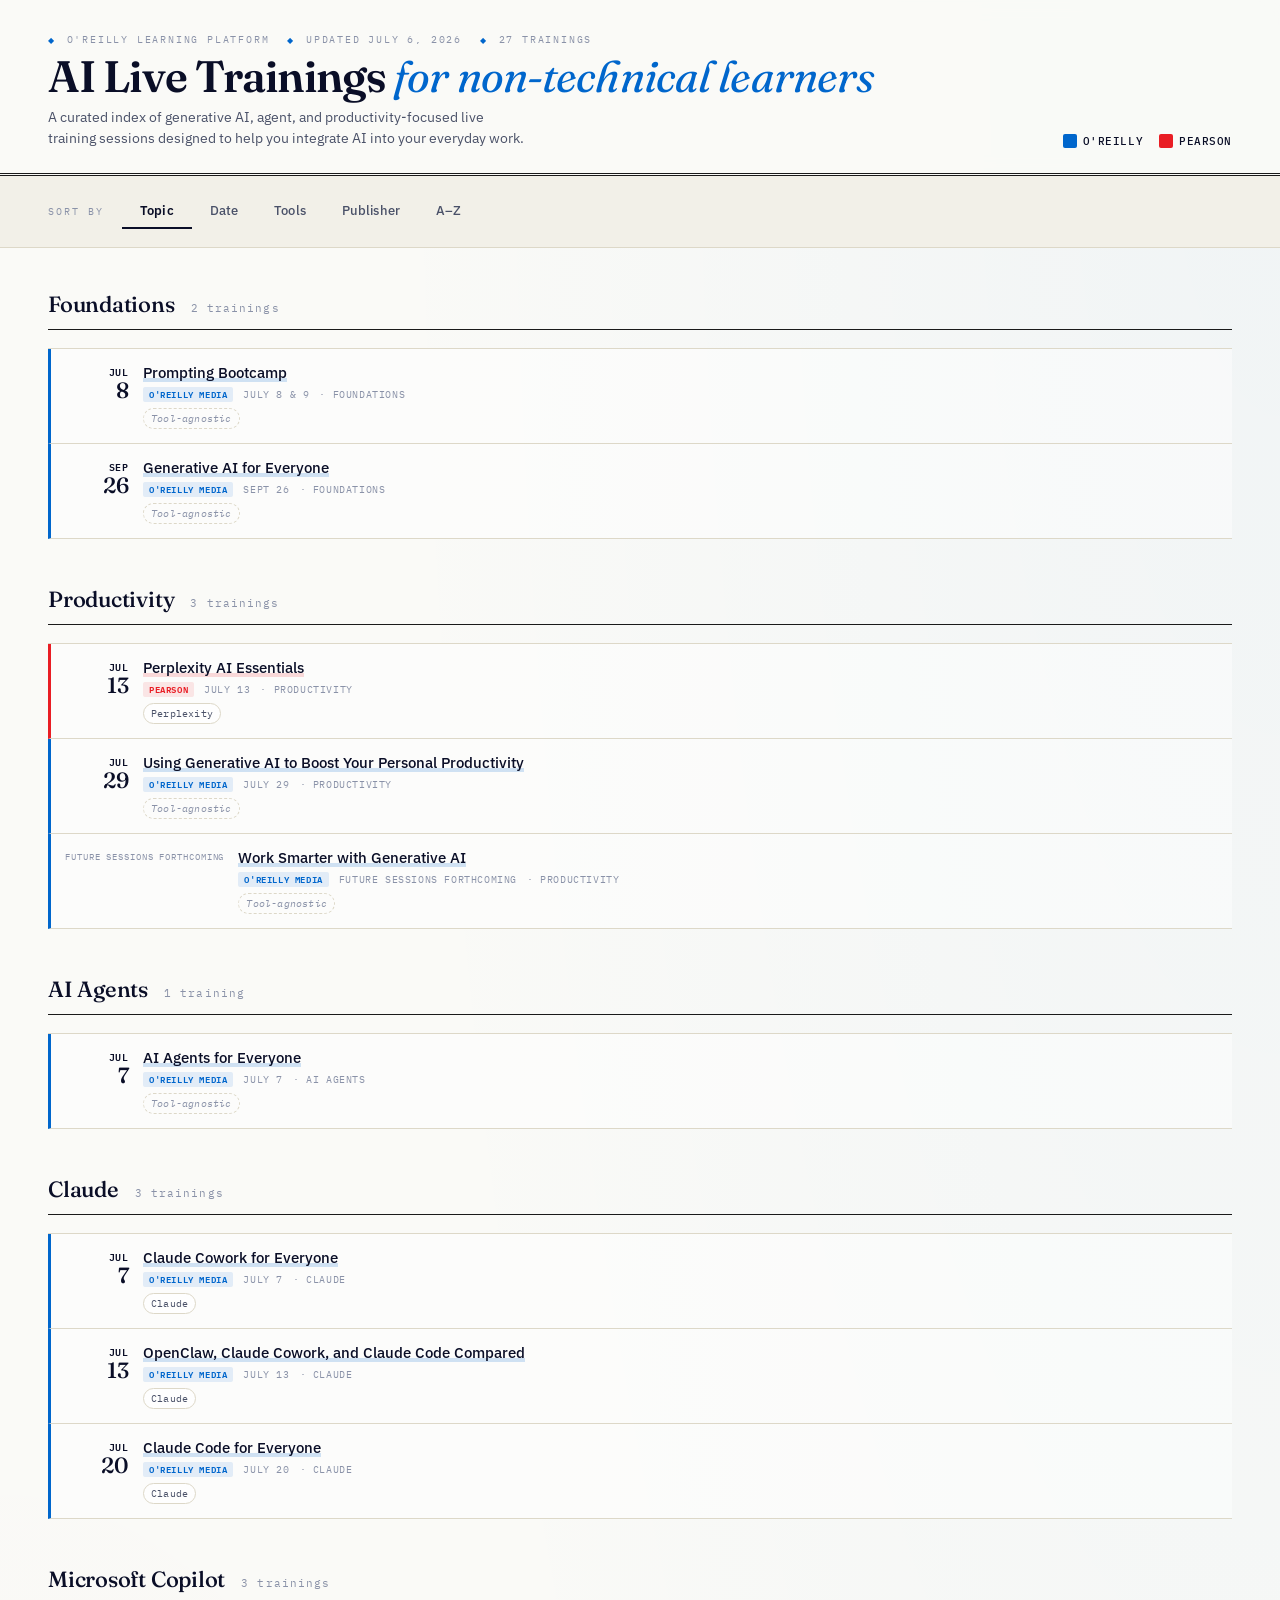
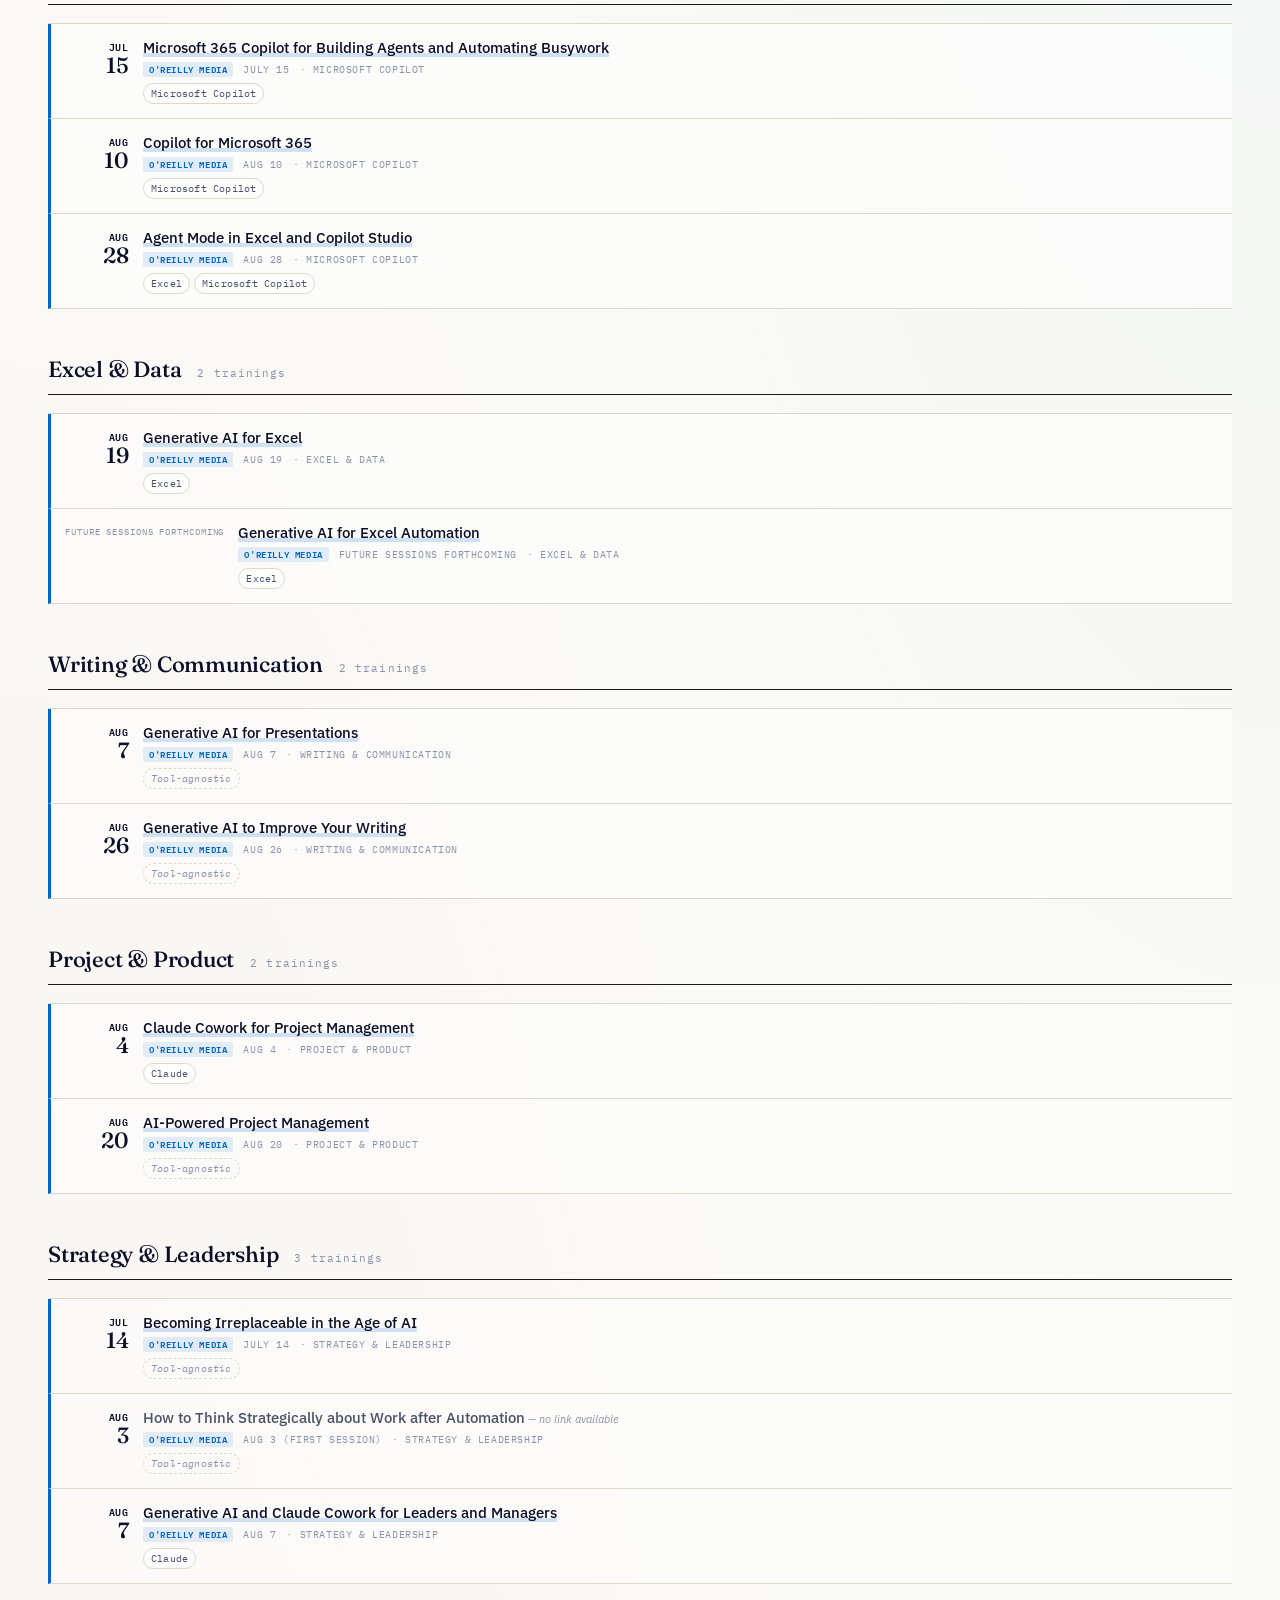
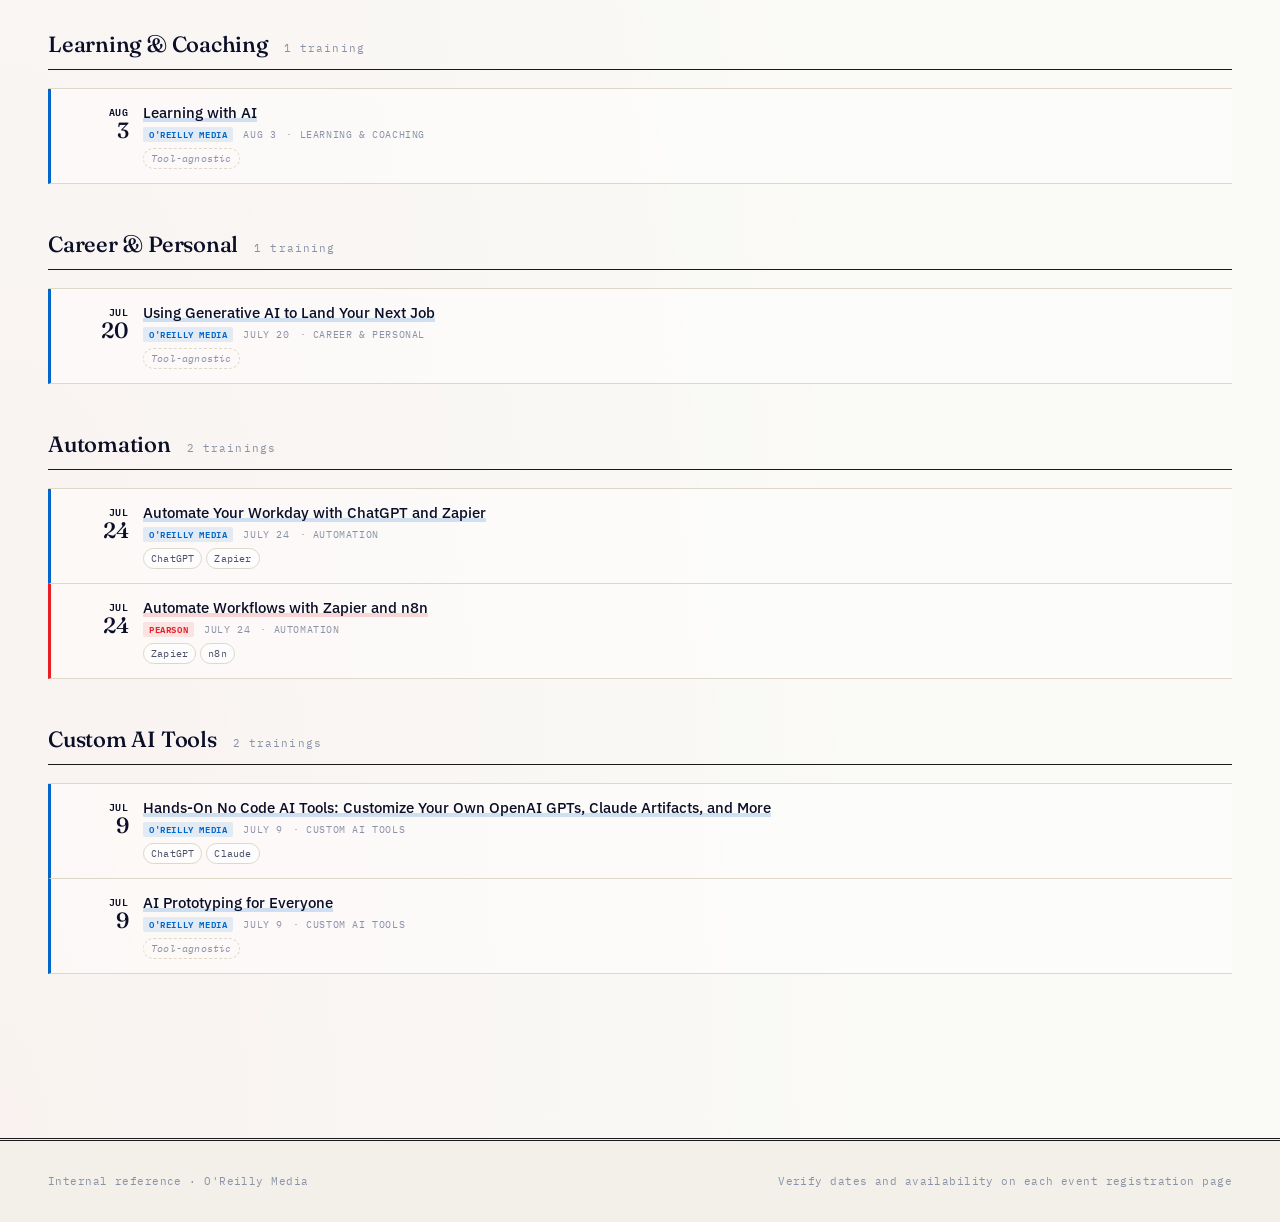
<file: index_1.html>
<!DOCTYPE html>
<html lang="en">
<head>
<meta charset="UTF-8">
<meta name="viewport" content="width=device-width, initial-scale=1.0">
<title>AI Live Trainings for Non-Technical Learners</title>
<link rel="preconnect" href="https://fonts.googleapis.com">
<link rel="preconnect" href="https://fonts.gstatic.com" crossorigin>
<link href="https://fonts.googleapis.com/css2?family=Fraunces:opsz,wght@9..144,400;9..144,500;9..144,600;9..144,700&family=IBM+Plex+Sans:wght@400;500;600;700&family=IBM+Plex+Mono:wght@400;500&display=swap" rel="stylesheet">
<style>
  :root {
    --oreilly: #D6001C;        /* O'Reilly red — used as the secondary accent */
    --pearson: #E91D24;        /* Pearson red */
    --oreilly-blue: #0066CC;   /* O'Reilly blue per request */
    --ink: #0A0E27;
    --ink-soft: #4A5168;
    --ink-faint: #8A92A8;
    --paper: #FAFAF7;
    --paper-soft: #F2F0E8;
    --rule: #1A1A1A;
    --rule-soft: #DDD8C8;
    --highlight: #FEF3C7;
  }

  * { box-sizing: border-box; margin: 0; padding: 0; }

  html { scroll-behavior: smooth; }

  body {
    font-family: 'IBM Plex Sans', -apple-system, sans-serif;
    background: var(--paper);
    color: var(--ink);
    line-height: 1.5;
    font-size: 15px;
    min-height: 100vh;
    background-image:
      radial-gradient(ellipse at top right, rgba(0,102,204,0.04), transparent 50%),
      radial-gradient(ellipse at bottom left, rgba(214,0,28,0.03), transparent 50%);
  }

  /* ===== Masthead ===== */
  .masthead {
    border-bottom: 3px double var(--rule);
    padding: 32px 48px 24px;
    display: grid;
    grid-template-columns: 1fr auto;
    gap: 24px;
    align-items: end;
    background: var(--paper);
    position: sticky;
    top: 0;
    z-index: 10;
    backdrop-filter: blur(8px);
    background: rgba(250, 250, 247, 0.92);
  }

  .masthead-meta {
    font-family: 'IBM Plex Mono', monospace;
    font-size: 10px;
    letter-spacing: 0.18em;
    text-transform: uppercase;
    color: var(--ink-faint);
    margin-bottom: 6px;
    display: flex;
    gap: 18px;
    flex-wrap: wrap;
  }
  .masthead-meta span::before {
    content: "◆ ";
    color: var(--oreilly-blue);
    font-size: 8px;
    margin-right: 4px;
  }

  .masthead-title {
    font-family: 'Fraunces', Georgia, serif;
    font-weight: 600;
    font-size: clamp(28px, 4.2vw, 44px);
    line-height: 1.05;
    letter-spacing: -0.02em;
    color: var(--ink);
  }
  .masthead-title em {
    font-style: italic;
    font-weight: 400;
    color: var(--oreilly-blue);
  }

  .masthead-subtitle {
    margin-top: 8px;
    font-size: 14px;
    color: var(--ink-soft);
    max-width: 60ch;
  }

  .legend {
    display: flex;
    gap: 16px;
    font-family: 'IBM Plex Mono', monospace;
    font-size: 11px;
    letter-spacing: 0.05em;
  }
  .legend-item {
    display: flex;
    align-items: center;
    gap: 6px;
    text-transform: uppercase;
    font-weight: 500;
  }
  .legend-swatch {
    width: 14px;
    height: 14px;
    border-radius: 2px;
    flex-shrink: 0;
  }
  .legend-swatch.oreilly { background: var(--oreilly-blue); }
  .legend-swatch.pearson { background: var(--pearson); }

  /* ===== View tabs ===== */
  .view-controls {
    padding: 18px 48px;
    border-bottom: 1px solid var(--rule-soft);
    display: flex;
    gap: 0;
    align-items: center;
    background: var(--paper-soft);
  }
  .view-controls-label {
    font-family: 'IBM Plex Mono', monospace;
    font-size: 10px;
    letter-spacing: 0.2em;
    text-transform: uppercase;
    color: var(--ink-faint);
    margin-right: 18px;
  }
  .view-tab {
    background: transparent;
    border: none;
    padding: 8px 18px;
    font-family: 'IBM Plex Sans', sans-serif;
    font-size: 13px;
    font-weight: 500;
    color: var(--ink-soft);
    cursor: pointer;
    border-bottom: 2px solid transparent;
    transition: all 0.18s ease;
    letter-spacing: 0.01em;
  }
  .view-tab:hover {
    color: var(--ink);
  }
  .view-tab.active {
    color: var(--ink);
    border-bottom-color: var(--ink);
    font-weight: 600;
  }

  /* ===== Main content ===== */
  main {
    padding: 40px 48px 80px;
    max-width: 1280px;
  }

  .view {
    display: none;
  }
  .view.active {
    display: block;
    animation: fadeIn 0.3s ease;
  }
  @keyframes fadeIn {
    from { opacity: 0; transform: translateY(4px); }
    to { opacity: 1; transform: translateY(0); }
  }

  /* ===== Section headers ===== */
  .section {
    margin-bottom: 44px;
  }
  .section-header {
    display: flex;
    align-items: baseline;
    gap: 16px;
    padding-bottom: 8px;
    margin-bottom: 18px;
    border-bottom: 1px solid var(--rule);
  }
  .section-header h2 {
    font-family: 'Fraunces', Georgia, serif;
    font-weight: 500;
    font-size: 22px;
    letter-spacing: -0.01em;
    color: var(--ink);
  }
  .section-header .count {
    font-family: 'IBM Plex Mono', monospace;
    font-size: 11px;
    color: var(--ink-faint);
    letter-spacing: 0.1em;
  }

  /* ===== Training items ===== */
  ul.trainings {
    list-style: none;
    display: grid;
    grid-template-columns: repeat(auto-fill, minmax(360px, 1fr));
    gap: 0;
    border-top: 1px solid var(--rule-soft);
  }
  .topic-list ul.trainings {
    grid-template-columns: 1fr;
    border-top: 1px solid var(--rule-soft);
  }

  li.training {
    padding: 14px 18px 14px 14px;
    border-bottom: 1px solid var(--rule-soft);
    border-left: 3px solid transparent;
    display: flex;
    align-items: flex-start;
    gap: 14px;
    transition: background 0.15s ease, border-left-color 0.15s ease;
    background: rgba(255,255,255,0.4);
  }
  li.training:hover {
    background: rgba(255,255,255,0.85);
  }
  li.training.oreilly { border-left-color: var(--oreilly-blue); }
  li.training.pearson { border-left-color: var(--pearson); }

  li.training.oreilly:hover { background: rgba(0,102,204,0.04); }
  li.training.pearson:hover { background: rgba(233,29,36,0.04); }

  .date-block {
    font-family: 'IBM Plex Mono', monospace;
    font-size: 11px;
    line-height: 1.2;
    color: var(--ink-soft);
    flex-shrink: 0;
    min-width: 64px;
    padding-top: 2px;
    text-align: right;
  }
  .date-block .month {
    display: block;
    text-transform: uppercase;
    font-weight: 600;
    letter-spacing: 0.08em;
    color: var(--ink);
    font-size: 10px;
  }
  .date-block .day {
    display: block;
    font-family: 'Fraunces', serif;
    font-size: 22px;
    line-height: 1;
    margin-top: 2px;
    color: var(--ink);
    font-weight: 500;
  }
  .date-block.unscheduled {
    color: var(--ink-faint);
  }
  .date-block.unscheduled .month,
  .date-block.unscheduled .day {
    color: var(--ink-faint);
    font-weight: 400;
  }
  .date-block.unscheduled .label {
    font-size: 9px;
    text-transform: uppercase;
    letter-spacing: 0.1em;
    line-height: 1.3;
  }

  .training-body {
    flex: 1;
    min-width: 0;
  }
  .training-title {
    font-size: 15px;
    font-weight: 500;
    line-height: 1.3;
    margin-bottom: 4px;
  }
  .training-title a {
    color: var(--ink);
    text-decoration: none;
    background-image: linear-gradient(transparent 80%, rgba(0,102,204,0.18) 80%);
    transition: background 0.2s ease, color 0.2s ease;
  }
  li.pearson .training-title a {
    background-image: linear-gradient(transparent 80%, rgba(233,29,36,0.16) 80%);
  }
  .training-title a:hover {
    color: var(--oreilly-blue);
    background-image: linear-gradient(transparent 0%, rgba(0,102,204,0.12) 100%);
  }
  li.pearson .training-title a:hover {
    color: var(--pearson);
    background-image: linear-gradient(transparent 0%, rgba(233,29,36,0.10) 100%);
  }
  .training-title.no-link {
    color: var(--ink-soft);
  }
  .training-title.no-link::after {
    content: " — no link available";
    font-size: 11px;
    font-style: italic;
    color: var(--ink-faint);
    font-weight: 400;
  }

  .training-meta {
    display: flex;
    gap: 10px;
    align-items: center;
    font-family: 'IBM Plex Mono', monospace;
    font-size: 10px;
    text-transform: uppercase;
    letter-spacing: 0.06em;
    color: var(--ink-faint);
  }
  .pub-tag {
    font-weight: 600;
    padding: 1px 6px;
    border-radius: 2px;
    font-size: 9px;
  }
  .pub-tag.oreilly {
    color: var(--oreilly-blue);
    background: rgba(0,102,204,0.1);
  }
  .pub-tag.pearson {
    color: var(--pearson);
    background: rgba(233,29,36,0.1);
  }

  .training-tools {
    margin-top: 6px;
    display: flex;
    flex-wrap: wrap;
    gap: 4px;
  }
  .tool-chip {
    font-family: 'IBM Plex Mono', monospace;
    font-size: 10px;
    padding: 2px 7px;
    border: 1px solid var(--rule-soft);
    background: rgba(255,255,255,0.7);
    color: var(--ink-soft);
    border-radius: 999px;
    letter-spacing: 0.02em;
    white-space: nowrap;
  }
  li.training:hover .tool-chip {
    border-color: var(--ink-faint);
    color: var(--ink);
  }
  .tool-chip.tool-agnostic {
    background: transparent;
    color: var(--ink-faint);
    border-style: dashed;
    font-style: italic;
  }

  .view-note {
    font-size: 13px;
    color: var(--ink-soft);
    font-style: italic;
    margin-bottom: 24px;
    padding: 10px 14px;
    background: rgba(0,102,204,0.04);
    border-left: 3px solid var(--oreilly-blue);
    max-width: 80ch;
  }

  /* ===== Date view: month grouping ===== */
  .month-group {
    margin-bottom: 36px;
  }
  .month-header {
    font-family: 'Fraunces', serif;
    font-weight: 500;
    font-size: 14px;
    letter-spacing: 0.18em;
    text-transform: uppercase;
    color: var(--ink-faint);
    padding-bottom: 6px;
    border-bottom: 1px solid var(--rule-soft);
    margin-bottom: 12px;
  }
  .month-header .year {
    color: var(--ink-faint);
    font-weight: 400;
  }

  /* ===== Footer ===== */
  footer {
    padding: 32px 48px;
    border-top: 3px double var(--rule);
    margin-top: 40px;
    font-family: 'IBM Plex Mono', monospace;
    font-size: 11px;
    color: var(--ink-faint);
    letter-spacing: 0.04em;
    background: var(--paper-soft);
  }
  footer .row {
    display: flex;
    justify-content: space-between;
    flex-wrap: wrap;
    gap: 16px;
  }

  /* ===== Responsive ===== */
  @media (max-width: 720px) {
    .masthead { padding: 20px 20px 16px; grid-template-columns: 1fr; }
    .legend { font-size: 10px; }
    .view-controls { padding: 12px 20px; flex-wrap: wrap; gap: 4px 0; }
    .view-tab { padding: 6px 12px; font-size: 12px; }
    main { padding: 24px 20px 60px; }
    ul.trainings { grid-template-columns: 1fr; }
    .date-block { min-width: 54px; }
    footer { padding: 24px 20px; }
  }

  /* Print-friendly */
  @media print {
    .view-controls, .masthead-meta, .legend { display: none; }
    .view { display: block !important; page-break-after: always; }
    body { background: white; }
  }
</style>
</head>
<body>

<header class="masthead">
  <div>
    <div class="masthead-meta">
      <span>O'Reilly Learning Platform</span>
      <span>Updated July 6, 2026</span>
      <span>27 Trainings</span>
    </div>
    <h1 class="masthead-title">AI Live Trainings <em>for non-technical learners</em></h1>
    <p class="masthead-subtitle">A curated index of generative AI, agent, and productivity-focused live training sessions designed to help you integrate AI into your everyday work.</p>
  </div>
  <div class="legend">
    <span class="legend-item"><span class="legend-swatch oreilly"></span>O'Reilly</span>
    <span class="legend-item"><span class="legend-swatch pearson"></span>Pearson</span>
  </div>
</header>

<nav class="view-controls">
  <span class="view-controls-label">Sort by</span>
  <button class="view-tab active" data-view="topic">Topic</button>
  <button class="view-tab" data-view="date">Date</button>
  <button class="view-tab" data-view="tools">Tools</button>
  <button class="view-tab" data-view="publisher">Publisher</button>
  <button class="view-tab" data-view="all">A–Z</button>
</nav>

<main id="main-content">
  <!-- Views injected by JavaScript -->
</main>

<footer>
  <div class="row">
    <span>Internal reference · O'Reilly Media</span>
    <span>Verify dates and availability on each event registration page</span>
  </div>
</footer>

<script>
// ============================================================
// DATA
// ============================================================
// Each training: title, url (or null), date (ISO if known, or null), dateLabel (display string), publisher, topic, tools (array — empty = tool-agnostic)
// Tools tagging is conservative: only tools explicitly named in the title are tagged.
const trainings = [
  // O'Reilly
  { title: "Generative AI for Everyone", url: "https://learning.oreilly.com/live-events/-/0636920097025/", date: "2026-09-26", dateLabel: "Sept 26", publisher: "oreilly", topic: "Foundations", tools: [] },
  { title: "AI Agents for Everyone", url: "https://learning.oreilly.com/live-events/ai-agents-for-everyone/0642572192174/", date: "2026-07-07", dateLabel: "July 7", publisher: "oreilly", topic: "AI Agents", tools: [] },
  { title: "Prompting Bootcamp", url: "https://learning.oreilly.com/live-events/prompting-bootcamp/0636920097098/", date: "2026-07-08", dateLabel: "July 8 & 9", publisher: "oreilly", topic: "Foundations", tools: [] },
  { title: "Using Generative AI to Boost Your Personal Productivity", url: "https://learning.oreilly.com/live-events/-/0636920099736/", date: "2026-07-29", dateLabel: "July 29", publisher: "oreilly", topic: "Productivity", tools: [] },
  { title: "Work Smarter with Generative AI", url: "https://learning.oreilly.com/live-events/-/0642572007905/", date: null, dateLabel: "Future sessions forthcoming", publisher: "oreilly", topic: "Productivity", tools: [] },
  { title: "Automate Your Workday with ChatGPT and Zapier", url: "https://learning.oreilly.com/live-events/-/0642572016285/", date: "2026-07-24", dateLabel: "July 24", publisher: "oreilly", topic: "Automation", tools: ["ChatGPT", "Zapier"] },
  { title: "Hands-On No Code AI Tools: Customize Your Own OpenAI GPTs, Claude Artifacts, and More", url: "https://learning.oreilly.com/live-events/hands-on-no-code-ai-tools-customize-your-own-openai-gpts-claude-artifacts-and-more/0790145087048/", date: "2026-07-09", dateLabel: "July 9", publisher: "oreilly", topic: "Custom AI Tools", tools: ["ChatGPT", "Claude"] },
  { title: "Learning with AI", url: "https://learning.oreilly.com/live-events/-/0642572169145/", date: "2026-08-03", dateLabel: "Aug 3", publisher: "oreilly", topic: "Learning & Coaching", tools: [] },
  { title: "How to Think Strategically about Work after Automation", url: null, date: "2026-08-03", dateLabel: "Aug 3 (first session)", publisher: "oreilly", topic: "Strategy & Leadership", tools: [] },
  { title: "Becoming Irreplaceable in the Age of AI", url: "https://learning.oreilly.com/live-events/becoming-irreplaceable-in-the-age-of-ai/0642572317164/", date: "2026-07-14", dateLabel: "July 14", publisher: "oreilly", topic: "Strategy & Leadership", tools: [] },
  { title: "Generative AI and Claude Cowork for Leaders and Managers", url: "https://learning.oreilly.com/live-events/generative-ai-and-claude-cowork-for-leaders-and-managers/0642572010775/", date: "2026-08-07", dateLabel: "Aug 7", publisher: "oreilly", topic: "Strategy & Leadership", tools: ["Claude"] },
  { title: "Generative AI to Improve Your Writing", url: "https://learning.oreilly.com/live-events/-/0636920097362/", date: "2026-08-26", dateLabel: "Aug 26", publisher: "oreilly", topic: "Writing & Communication", tools: [] },
  { title: "AI-Powered Project Management", url: "https://learning.oreilly.com/live-events/-/0790145085649/", date: "2026-08-20", dateLabel: "Aug 20", publisher: "oreilly", topic: "Project & Product", tools: [] },
  { title: "Claude Cowork for Project Management", url: "https://learning.oreilly.com/live-events/claude-cowork-for-project-management/0642572365899/", date: "2026-08-04", dateLabel: "Aug 4", publisher: "oreilly", topic: "Project & Product", tools: ["Claude"] },
  { title: "Generative AI for Excel", url: "https://learning.oreilly.com/live-events/generative-ai-for-excel/0642572001381/", date: "2026-08-19", dateLabel: "Aug 19", publisher: "oreilly", topic: "Excel & Data", tools: ["Excel"] },
  { title: "Generative AI for Excel Automation", url: "https://learning.oreilly.com/live-events/generative-ai-for-excel-automation/0642572311629/", date: null, dateLabel: "Future sessions forthcoming", publisher: "oreilly", topic: "Excel & Data", tools: ["Excel"] },
  { title: "Agent Mode in Excel and Copilot Studio", url: "https://learning.oreilly.com/live-events/-/0642572284480/", date: "2026-08-28", dateLabel: "Aug 28", publisher: "oreilly", topic: "Microsoft Copilot", tools: ["Excel", "Microsoft Copilot"] },
  { title: "Copilot for Microsoft 365", url: "https://learning.oreilly.com/live-events/-/0642572007490/", date: "2026-08-10", dateLabel: "Aug 10", publisher: "oreilly", topic: "Microsoft Copilot", tools: ["Microsoft Copilot"] },
  { title: "Microsoft 365 Copilot for Building Agents and Automating Busywork", url: "https://learning.oreilly.com/live-events/microsoft-365-copilot-for-building-agents-and-automating-busywork/0642572199586/", date: "2026-07-15", dateLabel: "July 15", publisher: "oreilly", topic: "Microsoft Copilot", tools: ["Microsoft Copilot"] },
  { title: "Claude Code for Everyone", url: "https://learning.oreilly.com/live-events/-/0642572274368/", date: "2026-07-20", dateLabel: "July 20", publisher: "oreilly", topic: "Claude", tools: ["Claude"] },
  { title: "Claude Cowork for Everyone", url: "https://learning.oreilly.com/live-events/-/0642572349431/", date: "2026-07-07", dateLabel: "July 7", publisher: "oreilly", topic: "Claude", tools: ["Claude"] },
  { title: "OpenClaw, Claude Cowork, and Claude Code Compared", url: "https://learning.oreilly.com/live-events/openclaw-claude-cowork-and-claude-code-compared/0642572365134/", date: "2026-07-13", dateLabel: "July 13", publisher: "oreilly", topic: "Claude", tools: ["Claude"] },
  { title: "Generative AI for Presentations", url: "https://learning.oreilly.com/live-events/-/0642572010259/", date: "2026-08-07", dateLabel: "Aug 7", publisher: "oreilly", topic: "Writing & Communication", tools: [] },
  { title: "AI Prototyping for Everyone", url: "https://learning.oreilly.com/live-events/-/0642572226565/", date: "2026-07-09", dateLabel: "July 9", publisher: "oreilly", topic: "Custom AI Tools", tools: [] },
  { title: "Using Generative AI to Land Your Next Job", url: "https://learning.oreilly.com/live-events/-/0790145067802/", date: "2026-07-20", dateLabel: "July 20", publisher: "oreilly", topic: "Career & Personal", tools: [] },
  { title: "Perplexity AI Essentials", url: "https://learning.oreilly.com/live-events/perplexity-ai-essentials/0642572009862/0642572332693/", date: "2026-07-13", dateLabel: "July 13", publisher: "pearson", topic: "Productivity", tools: ["Perplexity"] },
  { title: "Automate Workflows with Zapier and n8n", url: "https://learning.oreilly.com/live-events/automate-workflows-with-zapier-and-n8n/0642572287153/0642572353490/", date: "2026-07-24", dateLabel: "July 24", publisher: "pearson", topic: "Automation", tools: ["Zapier", "n8n"] },
];

// Tool display order — most catalog presence first, then alpha
const TOOL_ORDER = [
  "Microsoft Copilot",
  "Claude",
  "ChatGPT",
  "Excel",
  "Zapier",
  "Perplexity",
  "n8n",
];

// Topic display order (curated, not alphabetical, to put "broad foundations" first)
const TOPIC_ORDER = [
  "Foundations",
  "Productivity",
  "AI Agents",
  "Claude",
  "Microsoft Copilot",
  "Excel & Data",
  "Writing & Communication",
  "Project & Product",
  "Strategy & Leadership",
  "Learning & Coaching",
  "Career & Personal",
  "Automation",
  "Custom AI Tools",
];

const PUBLISHER_LABELS = {
  oreilly: "O'Reilly Media",
  pearson: "Pearson",
};

// ============================================================
// HELPERS
// ============================================================
const MONTHS_SHORT = ["Jan","Feb","Mar","Apr","May","Jun","Jul","Aug","Sep","Oct","Nov","Dec"];
const MONTHS_FULL = ["January","February","March","April","May","June","July","August","September","October","November","December"];

function dateBlock(t) {
  if (!t.date) {
    return `<div class="date-block unscheduled">
      <span class="label">${t.dateLabel}</span>
    </div>`;
  }
  const d = new Date(t.date + "T00:00:00");
  return `<div class="date-block">
    <span class="month">${MONTHS_SHORT[d.getMonth()]}</span>
    <span class="day">${d.getDate()}</span>
  </div>`;
}

function trainingItem(t) {
  const titleHtml = t.url
    ? `<a href="${t.url}" target="_blank" rel="noopener">${t.title}</a>`
    : `<span class="no-link-text">${t.title}</span>`;
  const titleClass = t.url ? "training-title" : "training-title no-link";
  const toolChips = t.tools.length
    ? t.tools.map(tool => `<span class="tool-chip">${tool}</span>`).join("")
    : `<span class="tool-chip tool-agnostic">Tool-agnostic</span>`;
  return `
    <li class="training ${t.publisher}">
      ${dateBlock(t)}
      <div class="training-body">
        <div class="${titleClass}">${titleHtml}</div>
        <div class="training-meta">
          <span class="pub-tag ${t.publisher}">${PUBLISHER_LABELS[t.publisher]}</span>
          <span>${t.dateLabel}</span>
          <span>· ${t.topic}</span>
        </div>
        <div class="training-tools">${toolChips}</div>
      </div>
    </li>`;
}

function sectionBlock(title, items, count) {
  return `
    <section class="section">
      <div class="section-header">
        <h2>${title}</h2>
        <span class="count">${count} ${count === 1 ? "training" : "trainings"}</span>
      </div>
      <ul class="trainings">
        ${items.map(trainingItem).join("")}
      </ul>
    </section>`;
}

// ============================================================
// VIEWS
// ============================================================
function viewByTopic() {
  const grouped = {};
  trainings.forEach(t => {
    grouped[t.topic] = grouped[t.topic] || [];
    grouped[t.topic].push(t);
  });
  // Sort each topic's items by date (scheduled first, then unscheduled), then alpha
  Object.values(grouped).forEach(list => {
    list.sort((a, b) => {
      if (a.date && !b.date) return -1;
      if (!a.date && b.date) return 1;
      if (a.date && b.date) return a.date.localeCompare(b.date);
      return a.title.localeCompare(b.title);
    });
  });
  const orderedTopics = TOPIC_ORDER.filter(t => grouped[t]);
  return `<div class="topic-list">${orderedTopics.map(topic =>
    sectionBlock(topic, grouped[topic], grouped[topic].length)
  ).join("")}</div>`;
}

function viewByDate() {
  // Group by month-year for scheduled, separate group for unscheduled
  const scheduled = trainings.filter(t => t.date).sort((a, b) => a.date.localeCompare(b.date));
  const unscheduled = trainings.filter(t => !t.date).sort((a, b) => a.title.localeCompare(b.title));

  const months = {};
  scheduled.forEach(t => {
    const d = new Date(t.date + "T00:00:00");
    const key = `${d.getFullYear()}-${String(d.getMonth()).padStart(2,"0")}`;
    const label = `${MONTHS_FULL[d.getMonth()]} <span class="year">${d.getFullYear()}</span>`;
    months[key] = months[key] || { label, items: [] };
    months[key].items.push(t);
  });

  let html = "";
  Object.keys(months).sort().forEach(k => {
    html += `
      <div class="month-group">
        <div class="month-header">${months[k].label}</div>
        <ul class="trainings">${months[k].items.map(trainingItem).join("")}</ul>
      </div>`;
  });
  if (unscheduled.length) {
    html += sectionBlock("Future sessions forthcoming", unscheduled, unscheduled.length);
  }
  return html;
}

function viewByTools() {
  // Build inverted index: tool -> [trainings]
  const grouped = {};
  TOOL_ORDER.forEach(tool => grouped[tool] = []);
  trainings.forEach(t => {
    if (t.tools.length === 0) return;
    t.tools.forEach(tool => {
      if (!grouped[tool]) grouped[tool] = [];
      grouped[tool].push(t);
    });
  });
  // Sort each tool's items by date
  Object.values(grouped).forEach(list => {
    list.sort((a, b) => {
      if (a.date && !b.date) return -1;
      if (!a.date && b.date) return 1;
      if (a.date && b.date) return a.date.localeCompare(b.date);
      return a.title.localeCompare(b.title);
    });
  });

  const orderedTools = TOOL_ORDER.filter(t => grouped[t] && grouped[t].length);
  let html = `<p class="view-note">Trainings appear under every tool they cover. Tool-agnostic trainings (those that teach concepts rather than a specific product) are grouped at the bottom.</p>`;
  html += orderedTools.map(tool =>
    sectionBlock(tool, grouped[tool], grouped[tool].length)
  ).join("");

  // Tool-agnostic group
  const toolAgnostic = trainings.filter(t => t.tools.length === 0)
    .sort((a, b) => {
      if (a.date && !b.date) return -1;
      if (!a.date && b.date) return 1;
      if (a.date && b.date) return a.date.localeCompare(b.date);
      return a.title.localeCompare(b.title);
    });
  if (toolAgnostic.length) {
    html += sectionBlock("Tool-agnostic / not tied to a specific product", toolAgnostic, toolAgnostic.length);
  }
  return html;
}

function viewByPublisher() {
  const oreilly = trainings.filter(t => t.publisher === "oreilly")
    .sort((a, b) => {
      if (a.date && !b.date) return -1;
      if (!a.date && b.date) return 1;
      if (a.date && b.date) return a.date.localeCompare(b.date);
      return a.title.localeCompare(b.title);
    });
  const pearson = trainings.filter(t => t.publisher === "pearson")
    .sort((a, b) => {
      if (a.date && !b.date) return -1;
      if (!a.date && b.date) return 1;
      if (a.date && b.date) return a.date.localeCompare(b.date);
      return a.title.localeCompare(b.title);
    });
  return sectionBlock("O'Reilly Media", oreilly, oreilly.length)
       + sectionBlock("Pearson", pearson, pearson.length);
}

function viewAlphabetical() {
  const sorted = [...trainings].sort((a, b) => a.title.localeCompare(b.title));
  return sectionBlock("All Trainings · A–Z", sorted, sorted.length);
}

// ============================================================
// RENDERING / TAB HANDLING
// ============================================================
const main = document.getElementById("main-content");
const views = {
  topic: viewByTopic,
  date: viewByDate,
  tools: viewByTools,
  publisher: viewByPublisher,
  all: viewAlphabetical,
};

function render(viewName) {
  main.innerHTML = `<div class="view active">${views[viewName]()}</div>`;
}

document.querySelectorAll(".view-tab").forEach(tab => {
  tab.addEventListener("click", () => {
    document.querySelectorAll(".view-tab").forEach(t => t.classList.remove("active"));
    tab.classList.add("active");
    render(tab.dataset.view);
  });
});

// Initial render
render("topic");
</script>

</body>
</html>
</file>
